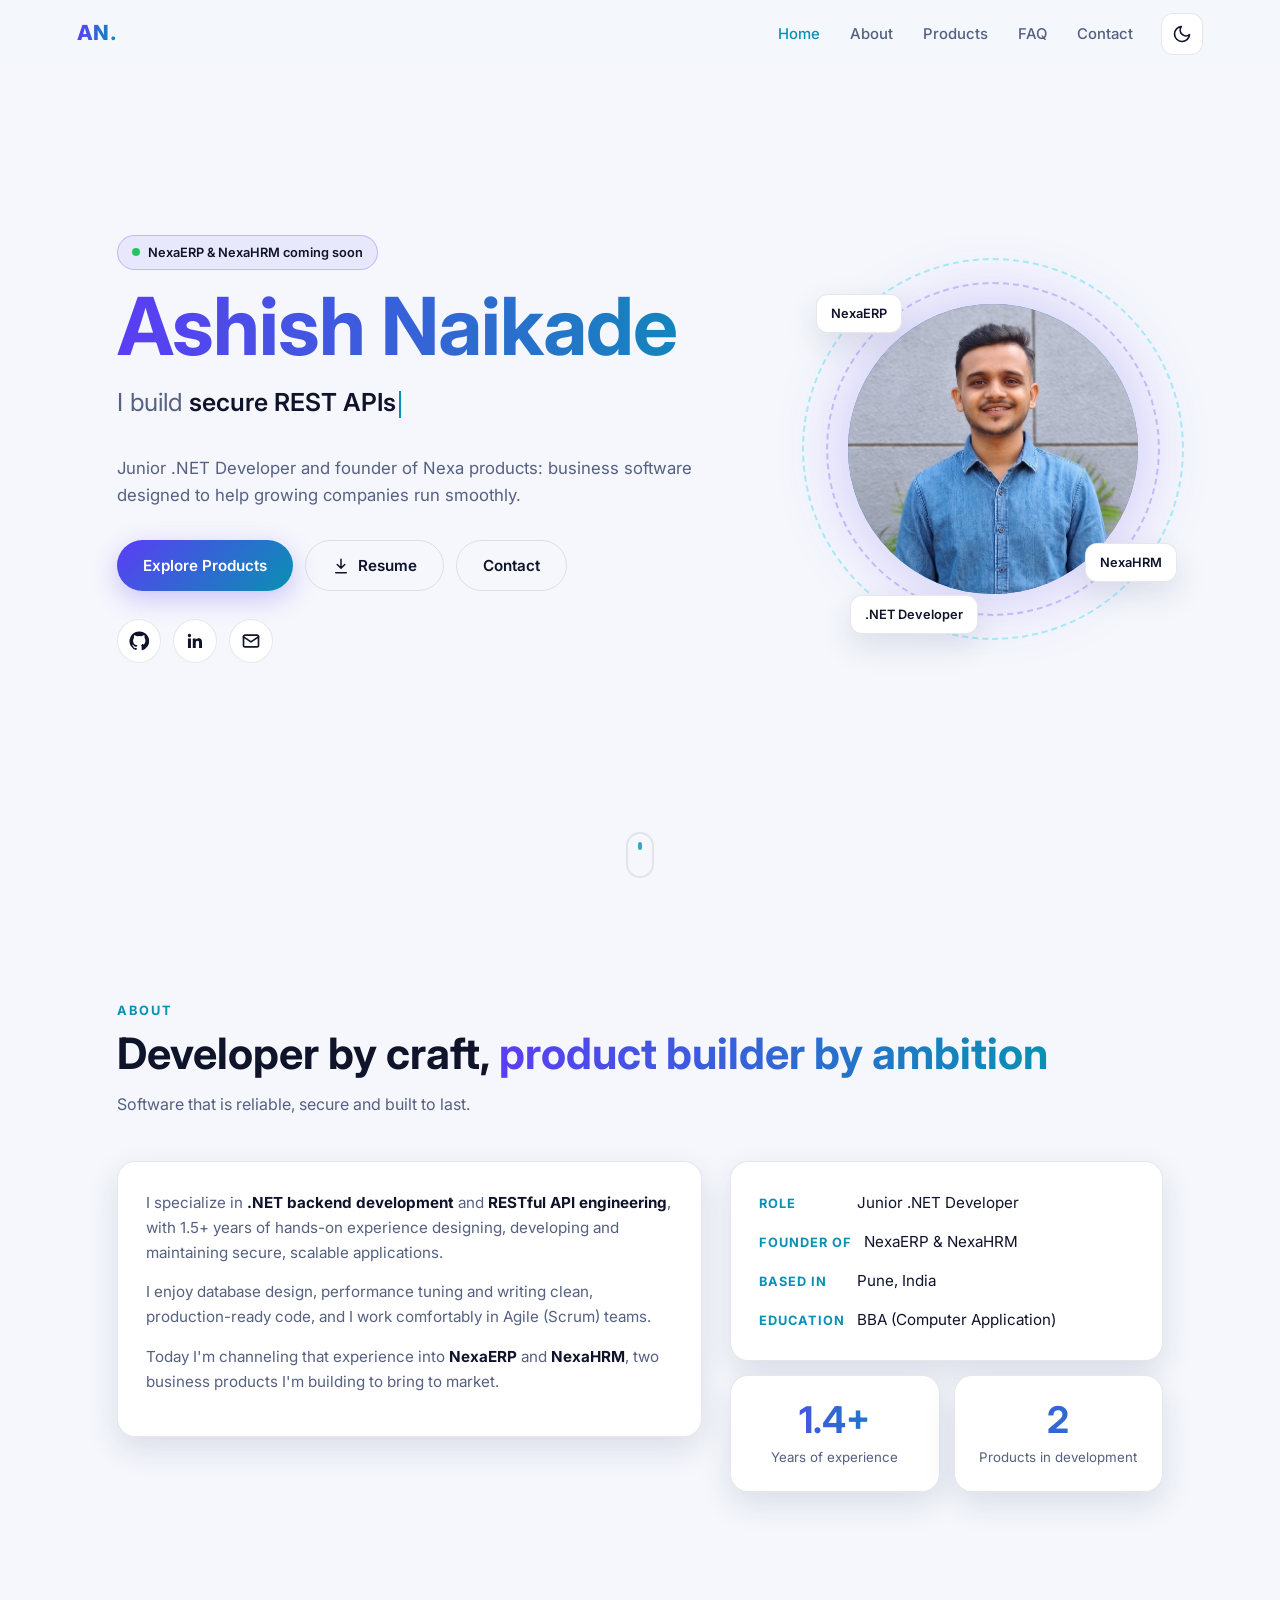
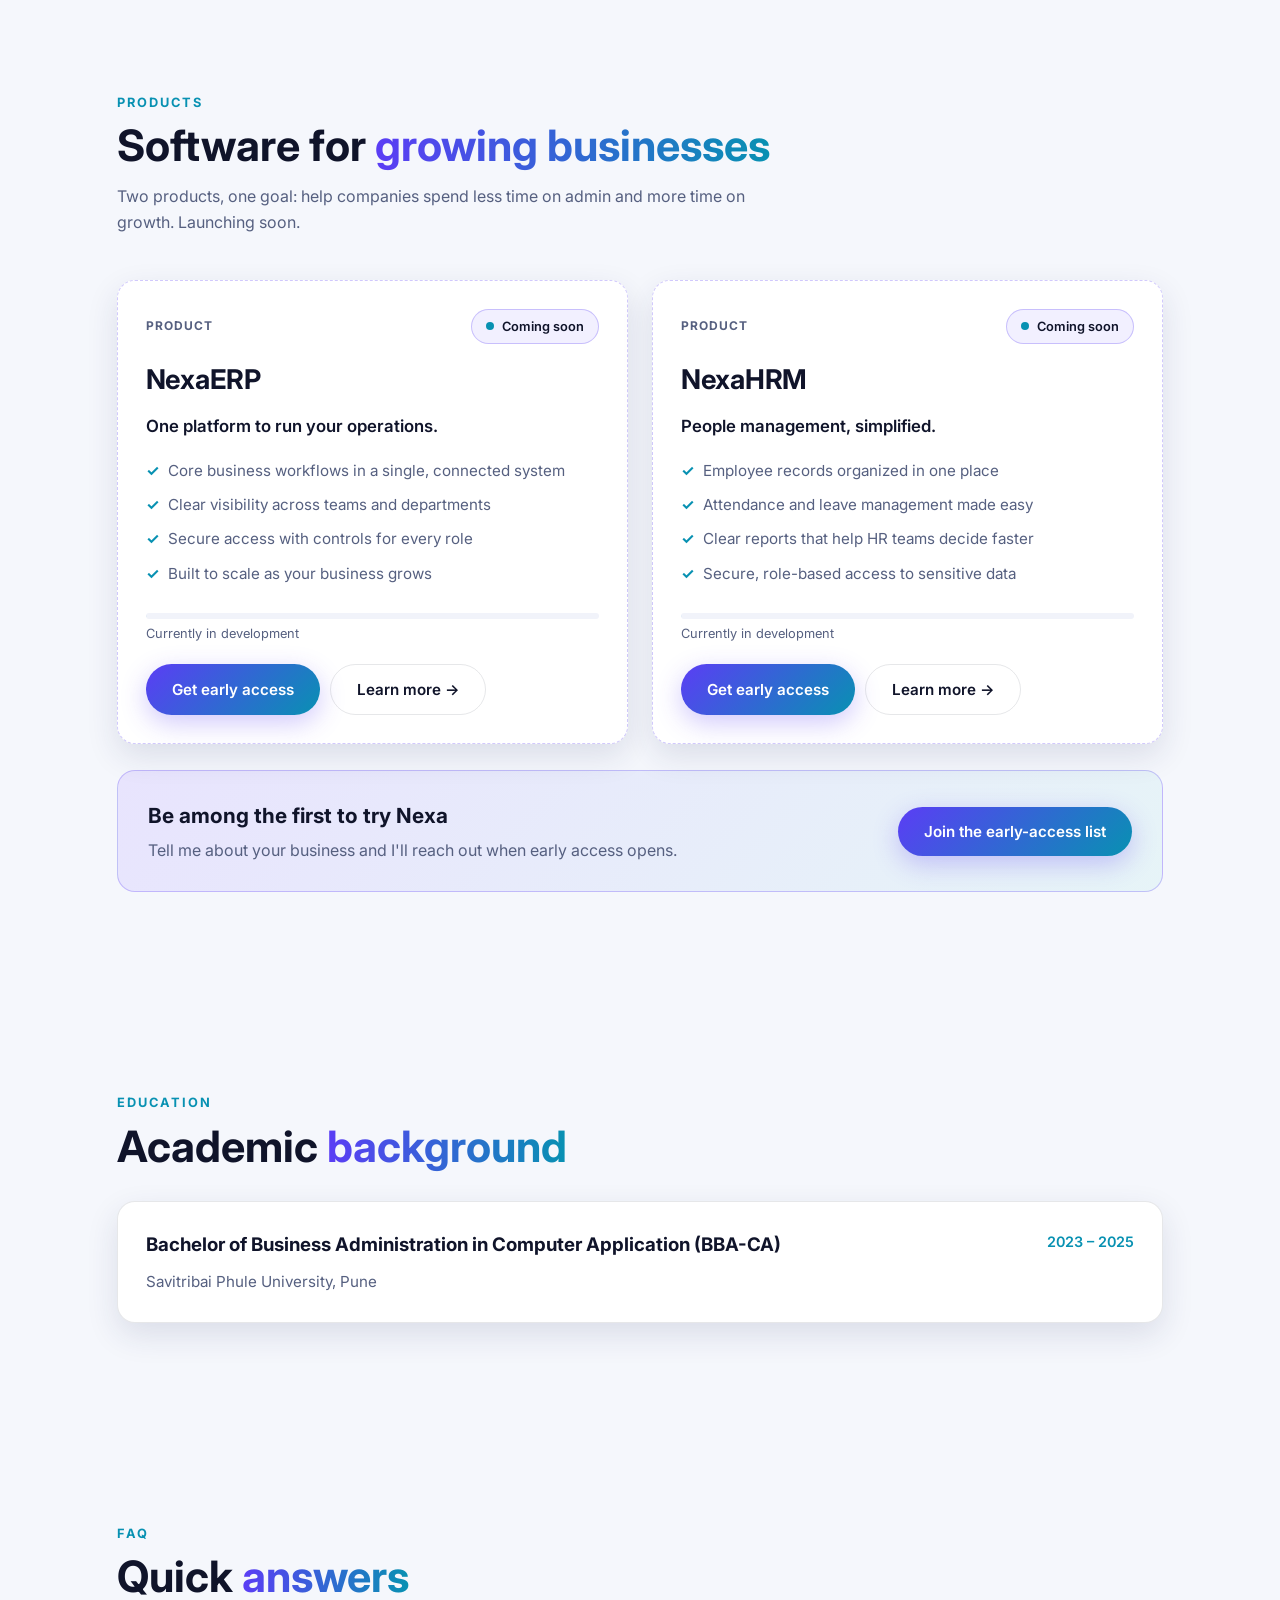
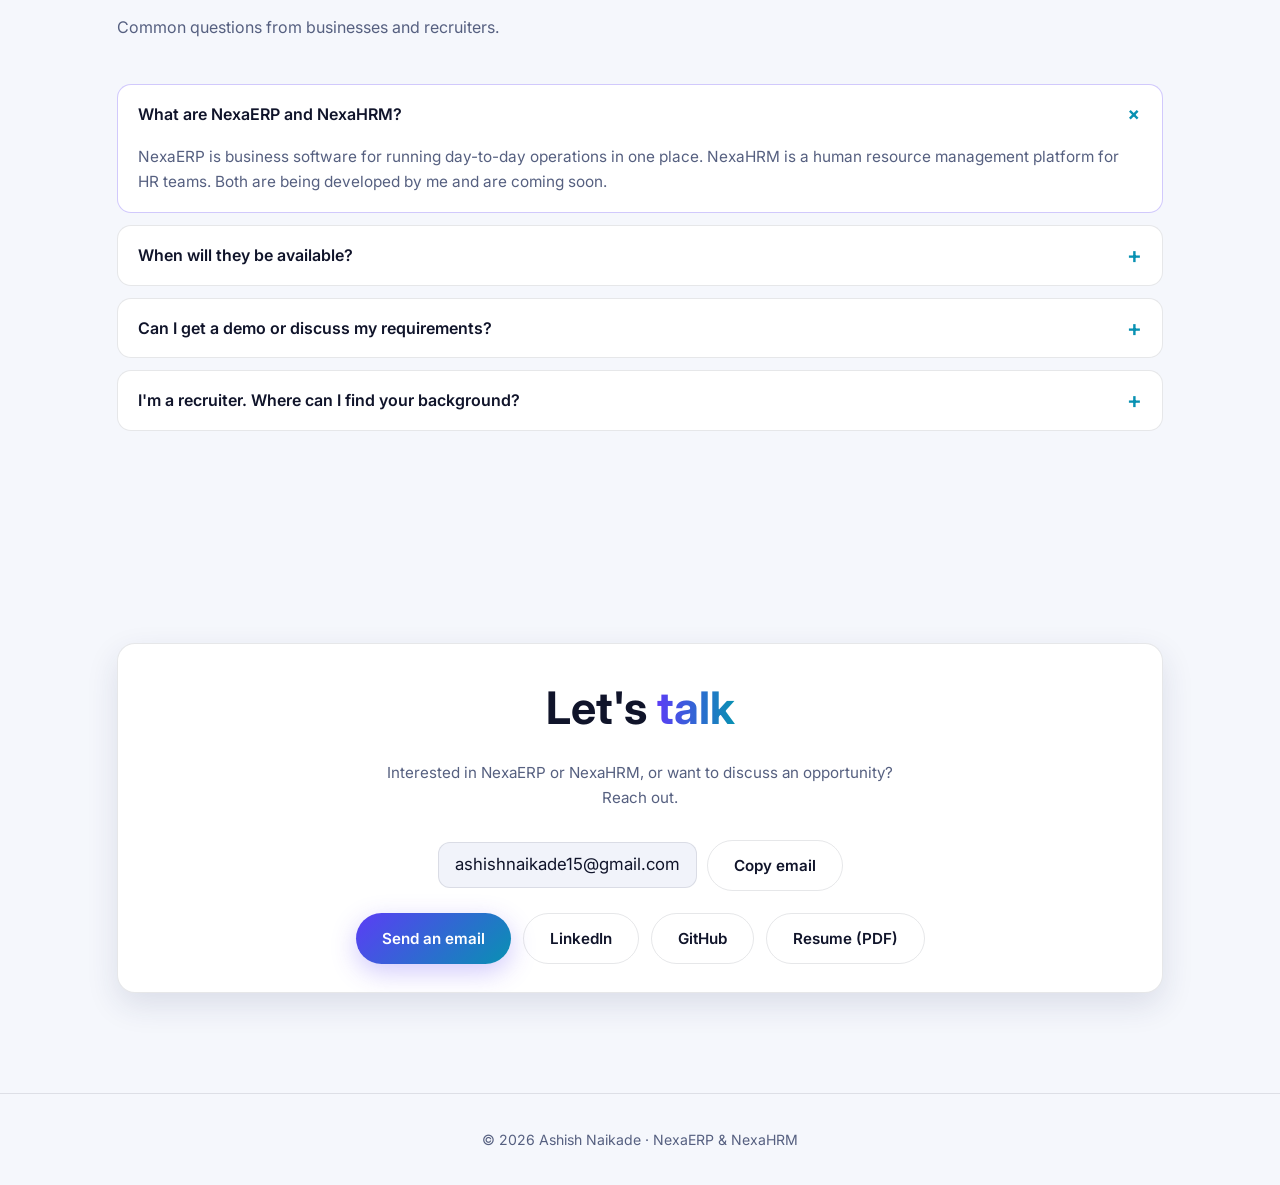
<file: index.html>
<!DOCTYPE html>
<html lang="en" data-theme="dark">
<head>
<meta charset="UTF-8">
<meta name="viewport" content="width=device-width, initial-scale=1">
<title>Ashish Naikade | .NET Developer · NexaERP &amp; NexaHRM</title>
<meta name="description" content="Ashish Naikade, .NET Backend Developer and creator of NexaERP and NexaHRM, business software for growing companies. Coming soon.">
<meta name="theme-color" content="#070914">
<meta property="og:title" content="Ashish Naikade | NexaERP &amp; NexaHRM">
<meta property="og:description" content="NexaERP and NexaHRM: business software for growing companies. Coming soon.">
<meta property="og:type" content="website">
<link rel="icon" href="data:image/svg+xml,%3Csvg xmlns='http://www.w3.org/2000/svg' viewBox='0 0 64 64'%3E%3Cdefs%3E%3ClinearGradient id='g' x1='0' y1='0' x2='1' y2='1'%3E%3Cstop offset='0' stop-color='%237c5cff'/%3E%3Cstop offset='1' stop-color='%2322d3ee'/%3E%3C/linearGradient%3E%3C/defs%3E%3Crect width='64' height='64' rx='14' fill='url(%23g)'/%3E%3Ctext x='32' y='42' font-family='Arial' font-weight='700' font-size='28' text-anchor='middle' fill='white'%3EAN%3C/text%3E%3C/svg%3E">

<!-- Set theme before first paint (no flash) and flag that JS is running -->
<script>
(function () {
  var d = document.documentElement, t = null;
  d.classList.add('js');
  try { t = localStorage.getItem('theme'); } catch (e) {}
  if (!t) t = (window.matchMedia && matchMedia('(prefers-color-scheme: light)').matches) ? 'light' : 'dark';
  d.setAttribute('data-theme', t);
  var m = document.querySelector('meta[name="theme-color"]');
  if (m) m.setAttribute('content', t === 'light' ? '#f5f7fc' : '#070914');
})();
</script>

<!-- SF Pro shows automatically on Apple devices. Inter is a close look-alike fallback for Windows/Android/Linux
     (the browser only downloads it when SF Pro is not available). -->
<link rel="preconnect" href="https://fonts.googleapis.com">
<link rel="preconnect" href="https://fonts.gstatic.com" crossorigin>
<link rel="stylesheet" href="https://fonts.googleapis.com/css2?family=Inter:wght@400;500;600;700;800&display=swap">

<link rel="stylesheet" href="assets/css/variables.css">
<link rel="stylesheet" href="assets/css/base.css">
<link rel="stylesheet" href="assets/css/animations.css">
<link rel="stylesheet" href="assets/css/layout.css">
<link rel="stylesheet" href="assets/css/components.css">
<link rel="stylesheet" href="assets/css/sections.css">
<link rel="stylesheet" href="assets/css/responsive.css">
</head>
<body>
<a class="skip-link" href="#main">Skip to content</a>
<canvas id="bg" aria-hidden="true"></canvas>
<div id="progress" aria-hidden="true"></div>

<nav aria-label="Main">
  <a href="#home" class="logo grad">AN.</a>
  <ul class="nav-links" id="menu">
    <li><a href="#home">Home</a></li>
    <li><a href="#about">About</a></li>
    <li><a href="#products">Products</a></li>
    <li><a href="#faq">FAQ</a></li>
    <li><a href="#contact">Contact</a></li>
  </ul>
  <div class="nav-actions">
    <button class="icon-btn" id="themeToggle" aria-label="Switch to light mode" title="Toggle light / dark mode">
      <svg class="i-sun" viewBox="0 0 24 24" fill="none" stroke="currentColor" stroke-width="2" stroke-linecap="round"><circle cx="12" cy="12" r="4"/><path d="M12 2v2M12 20v2M4.9 4.9l1.4 1.4M17.7 17.7l1.4 1.4M2 12h2M20 12h2M4.9 19.1l1.4-1.4M17.7 6.3l1.4-1.4"/></svg>
      <svg class="i-moon" viewBox="0 0 24 24" fill="none" stroke="currentColor" stroke-width="2" stroke-linecap="round" stroke-linejoin="round"><path d="M21 12.8A9 9 0 1 1 11.2 3a7 7 0 0 0 9.8 9.8z"/></svg>
    </button>
    <button class="icon-btn burger" id="burger" aria-label="Menu" aria-expanded="false" aria-controls="menu">
      <svg viewBox="0 0 24 24" fill="none" stroke="currentColor" stroke-width="2" stroke-linecap="round"><path d="M4 7h16M4 12h16M4 17h16"/></svg>
    </button>
  </div>
</nav>

<main id="main">

<!-- HERO -->
<section id="home">
  <div class="hero-text">
    <span class="badge"><i class="dot"></i> NexaERP &amp; NexaHRM coming soon</span>
    <h1 class="grad">Ashish Naikade</h1>
    <div class="typed" aria-live="off">I build <span id="typed"></span><i class="cursor"></i></div>
    <p class="lead">Junior .NET Developer and founder of Nexa products: business software designed to help growing companies run smoothly.</p>
    <div class="btns">
      <a href="#products" class="btn btn-primary">Explore Products</a>
      <a href="assets/resume/Ashish_Naikade_Resume.pdf" class="btn" download>
        <svg viewBox="0 0 24 24" fill="none" stroke="currentColor" stroke-width="2" stroke-linecap="round" stroke-linejoin="round"><path d="M12 3v12M7 10l5 5 5-5M5 21h14"/></svg>
        Resume
      </a>
      <a href="#contact" class="btn">Contact</a>
    </div>
    <div class="socials">
      <a href="https://github.com/ashish-nexahub" target="_blank" rel="noopener" aria-label="GitHub" title="GitHub">
        <svg viewBox="0 0 24 24" fill="currentColor"><path d="M12 .5a11.5 11.5 0 0 0-3.6 22.4c.6.1.8-.3.8-.6v-2c-3.2.7-3.9-1.5-3.9-1.5-.5-1.3-1.3-1.7-1.3-1.7-1-.7.1-.7.1-.7 1.2.1 1.8 1.2 1.8 1.2 1 1.8 2.8 1.3 3.5 1 .1-.8.4-1.3.8-1.6-2.6-.3-5.3-1.3-5.3-5.7 0-1.3.5-2.3 1.2-3.1-.1-.3-.5-1.5.1-3.1 0 0 1-.3 3.2 1.2a11 11 0 0 1 5.8 0c2.2-1.5 3.2-1.2 3.2-1.2.6 1.6.2 2.8.1 3.1.8.8 1.2 1.8 1.2 3.1 0 4.4-2.7 5.4-5.3 5.7.4.4.8 1.1.8 2.2v3.2c0 .3.2.7.8.6A11.5 11.5 0 0 0 12 .5z"/></svg>
      </a>
      <a href="https://www.linkedin.com/in/ashish-naikade-3b1a92233/" target="_blank" rel="noopener" aria-label="LinkedIn" title="LinkedIn">
        <svg viewBox="0 0 24 24" fill="currentColor"><path d="M20.45 20.45h-3.56v-5.57c0-1.33-.03-3.04-1.85-3.04-1.86 0-2.14 1.45-2.14 2.94v5.67H9.35V9h3.41v1.56h.05c.48-.9 1.64-1.85 3.37-1.85 3.6 0 4.27 2.37 4.27 5.46v6.28zM5.34 7.43a2.06 2.06 0 1 1 0-4.12 2.06 2.06 0 0 1 0 4.12zM7.12 20.45H3.56V9h3.56v11.45z"/></svg>
      </a>
      <a href="mailto:ashishnaikade15@gmail.com" aria-label="Email" title="Email">
        <svg viewBox="0 0 24 24" fill="none" stroke="currentColor" stroke-width="2" stroke-linecap="round" stroke-linejoin="round"><rect x="3" y="5" width="18" height="14" rx="2"/><path d="m3 7 9 6 9-6"/></svg>
      </a>
    </div>
  </div>
  <div class="avatar-wrap">
    <!-- Photo is a CSS background (assets/images/ashish.jpg), not an <img>, with a transparent shield on top.
         If the file is missing, the initials show instead. -->
    <div class="avatar" id="avatar">
      <span class="initials">AN</span>
      <div class="photo" role="img" aria-label="Portrait of Ashish Naikade"></div>
      <div class="shield"></div>
    </div>
    <span class="chip-float c1">NexaERP</span>
    <span class="chip-float c2">NexaHRM</span>
    <span class="chip-float c3">.NET Developer</span>
  </div>
  <div class="scroll-cue" aria-hidden="true"></div>
</section>

<!-- ABOUT -->
<section id="about">
  <div class="eyebrow reveal">About</div>
  <h2 class="title reveal">Developer by craft, <span class="grad">product builder by ambition</span></h2>
  <p class="sub reveal">Software that is reliable, secure and built to last.</p>
  <div class="about-grid">
    <div class="card reveal">
      <p>I specialize in <b>.NET backend development</b> and <b>RESTful API engineering</b>, with 1.5+ years of hands-on experience designing, developing and maintaining secure, scalable applications.</p>
      <p>I enjoy database design, performance tuning and writing clean, production-ready code, and I work comfortably in Agile (Scrum) teams.</p>
      <p>Today I'm channeling that experience into <b>NexaERP</b> and <b>NexaHRM</b>, two business products I'm building to bring to market.</p>
    </div>
    <div class="reveal" style="--d:.1s">
      <ul class="facts card" style="margin-bottom:14px">
        <li><span>Role</span> Junior .NET Developer</li>
        <li><span>Founder of</span> NexaERP &amp; NexaHRM</li>
        <li><span>Based in</span> Pune, India</li>
        <li><span>Education</span> BBA (Computer Application)</li>
      </ul>
      <div class="stats">
        <div class="card stat"><b class="grad" data-count="1.5" data-suffix="+">0</b><small>Years of experience</small></div>
        <div class="card stat"><b class="grad" data-count="2" data-suffix="">0</b><small>Products in development</small></div>
      </div>
    </div>
  </div>
</section>

<!-- PRODUCTS -->
<section id="products">
  <div class="eyebrow reveal">Products</div>
  <h2 class="title reveal">Software for <span class="grad">growing businesses</span></h2>
  <p class="sub reveal">Two products, one goal: help companies spend less time on admin and more time on growth. Launching soon.</p>

  <div class="proj-grid">
    <article class="card hover proj-card soon reveal">
      <div class="top"><span class="kind">Product</span><span class="badge dev"><i class="dot"></i> Coming soon</span></div>
      <h3><a href="nexaerp.html">NexaERP</a></h3>
      <p class="tagline">One platform to run your operations.</p>
      <ul>
        <li>Core business workflows in a single, connected system</li>
        <li>Clear visibility across teams and departments</li>
        <li>Secure access with controls for every role</li>
        <li>Built to scale as your business grows</li>
      </ul>
      <div class="progress-line" aria-hidden="true"></div>
      <div class="small-note">Currently in development</div>
      <div class="actions">
        <a class="btn btn-primary" href="mailto:ashishnaikade15@gmail.com?subject=NexaERP%20early%20access&body=Hi%20Ashish%2C%0A%0AI%27m%20interested%20in%20NexaERP.%20Company%3A%20%0AEmployees%3A%20%0A">Get early access</a>
        <a class="btn" href="nexaerp.html">Learn more &rarr;</a>
      </div>
    </article>

    <article class="card hover proj-card soon reveal" style="--d:.1s">
      <div class="top"><span class="kind">Product</span><span class="badge dev"><i class="dot"></i> Coming soon</span></div>
      <h3><a href="nexahrm.html">NexaHRM</a></h3>
      <p class="tagline">People management, simplified.</p>
      <ul>
        <li>Employee records organized in one place</li>
        <li>Attendance and leave management made easy</li>
        <li>Clear reports that help HR teams decide faster</li>
        <li>Secure, role-based access to sensitive data</li>
      </ul>
      <div class="progress-line" aria-hidden="true"></div>
      <div class="small-note">Currently in development</div>
      <div class="actions">
        <a class="btn btn-primary" href="mailto:ashishnaikade15@gmail.com?subject=NexaHRM%20early%20access&body=Hi%20Ashish%2C%0A%0AI%27m%20interested%20in%20NexaHRM.%20Company%3A%20%0AEmployees%3A%20%0A">Get early access</a>
        <a class="btn" href="nexahrm.html">Learn more &rarr;</a>
      </div>
    </article>
  </div>

  <div class="cta-band reveal">
    <div>
      <h3>Be among the first to try Nexa</h3>
      <p>Tell me about your business and I'll reach out when early access opens.</p>
    </div>
    <a class="btn btn-primary" href="mailto:ashishnaikade15@gmail.com?subject=Nexa%20early%20access">Join the early-access list</a>
  </div>
</section>

<!-- EDUCATION -->
<section id="education">
  <div class="eyebrow reveal">Education</div>
  <h2 class="title reveal">Academic <span class="grad">background</span></h2>
  <div class="card edu-card reveal" style="margin-top:30px">
    <div><h3>Bachelor of Business Administration in Computer Application (BBA-CA)</h3><p>Savitribai Phule University, Pune</p></div>
    <span class="date">2023 – 2025</span>
  </div>
</section>

<!-- FAQ -->
<section id="faq">
  <div class="eyebrow reveal">FAQ</div>
  <h2 class="title reveal">Quick <span class="grad">answers</span></h2>
  <p class="sub reveal">Common questions from businesses and recruiters.</p>
  <div class="reveal">
    <details class="acc" open><summary>What are NexaERP and NexaHRM?</summary><div class="acc-body">NexaERP is business software for running day-to-day operations in one place. NexaHRM is a human resource management platform for HR teams. Both are being developed by me and are coming soon.</div></details>
    <details class="acc"><summary>When will they be available?</summary><div class="acc-body">They are currently in development. Use the "Get early access" button above and I'll contact you when early access opens.</div></details>
    <details class="acc"><summary>Can I get a demo or discuss my requirements?</summary><div class="acc-body">Yes. Email me at <a href="mailto:ashishnaikade15@gmail.com" style="color:var(--a2)">ashishnaikade15@gmail.com</a> with a few details about your business and what you need.</div></details>
    <details class="acc"><summary>I'm a recruiter. Where can I find your background?</summary><div class="acc-body">My full experience and skills are in my resume. Use the Resume button at the top of this page. You can also reach me on <a href="https://www.linkedin.com/in/ashish-naikade-3b1a92233/" target="_blank" rel="noopener" style="color:var(--a2)">LinkedIn</a>.</div></details>
  </div>
</section>

<!-- CONTACT -->
<section id="contact">
  <div class="card contact-box reveal">
    <h2>Let's <span class="grad">talk</span></h2>
    <p>Interested in NexaERP or NexaHRM, or want to discuss an opportunity? Reach out.</p>
    <div class="email-row">
      <code>ashishnaikade15@gmail.com</code>
      <button class="btn" data-copy="ashishnaikade15@gmail.com">Copy email</button>
    </div>
    <div class="btns">
      <a class="btn btn-primary" href="mailto:ashishnaikade15@gmail.com">Send an email</a>
      <a class="btn" href="https://www.linkedin.com/in/ashish-naikade-3b1a92233/" target="_blank" rel="noopener">LinkedIn</a>
      <a class="btn" href="https://github.com/ashish-nexahub" target="_blank" rel="noopener">GitHub</a>
      <a class="btn" href="assets/resume/Ashish_Naikade_Resume.pdf" download>Resume (PDF)</a>
    </div>
  </div>
</section>

</main>

<footer>© <span id="yr"></span> Ashish Naikade · NexaERP &amp; NexaHRM</footer>

<button id="toTop" aria-label="Back to top">
  <svg viewBox="0 0 24 24" fill="none" stroke="currentColor" stroke-width="2.5" stroke-linecap="round" stroke-linejoin="round"><path d="M12 19V5M5 12l7-7 7 7"/></svg>
</button>

<script src="assets/js/theme.js"></script>
<script src="assets/js/nav.js"></script>
<script src="assets/js/typing.js"></script>
<script src="assets/js/reveal.js"></script>
<script src="assets/js/particles.js"></script>
<script src="assets/js/copy.js"></script>
<script src="assets/js/protect.js"></script>
<script src="assets/js/main.js"></script>
</body>
</html>
</file>
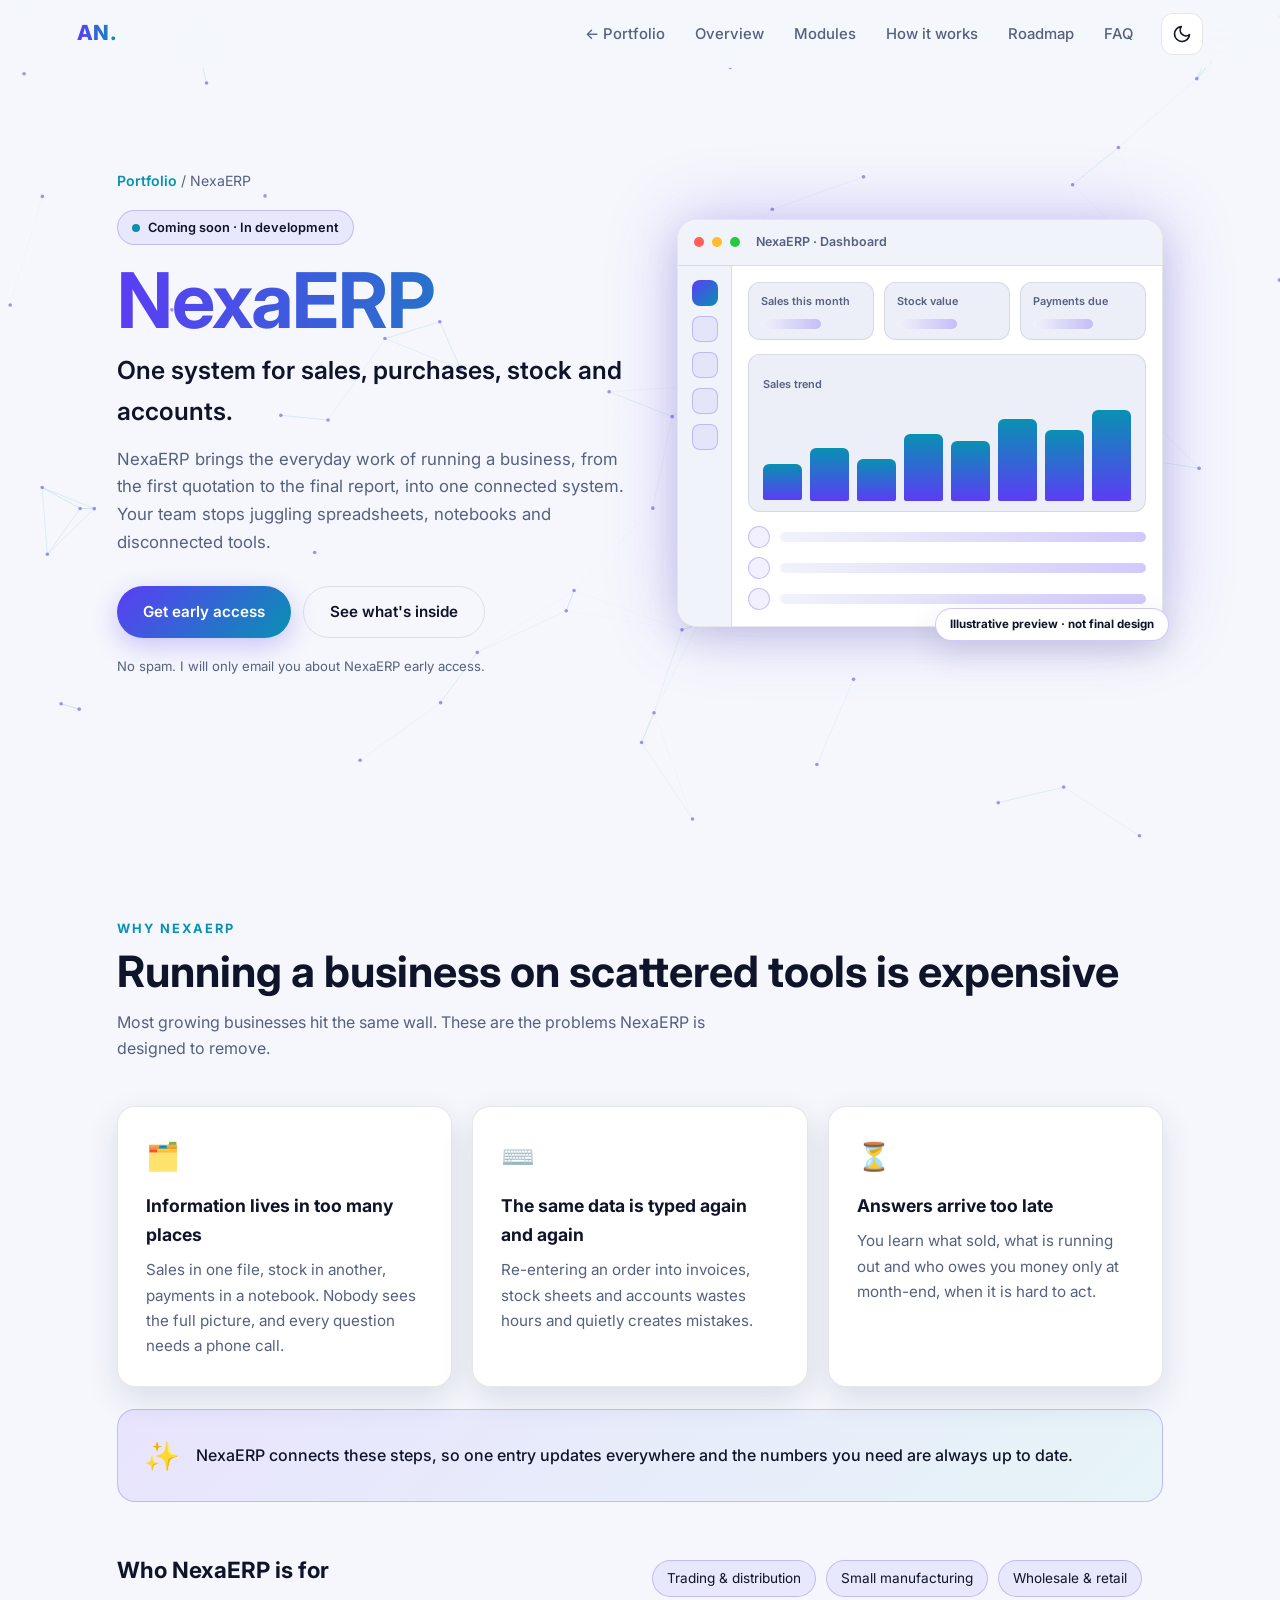
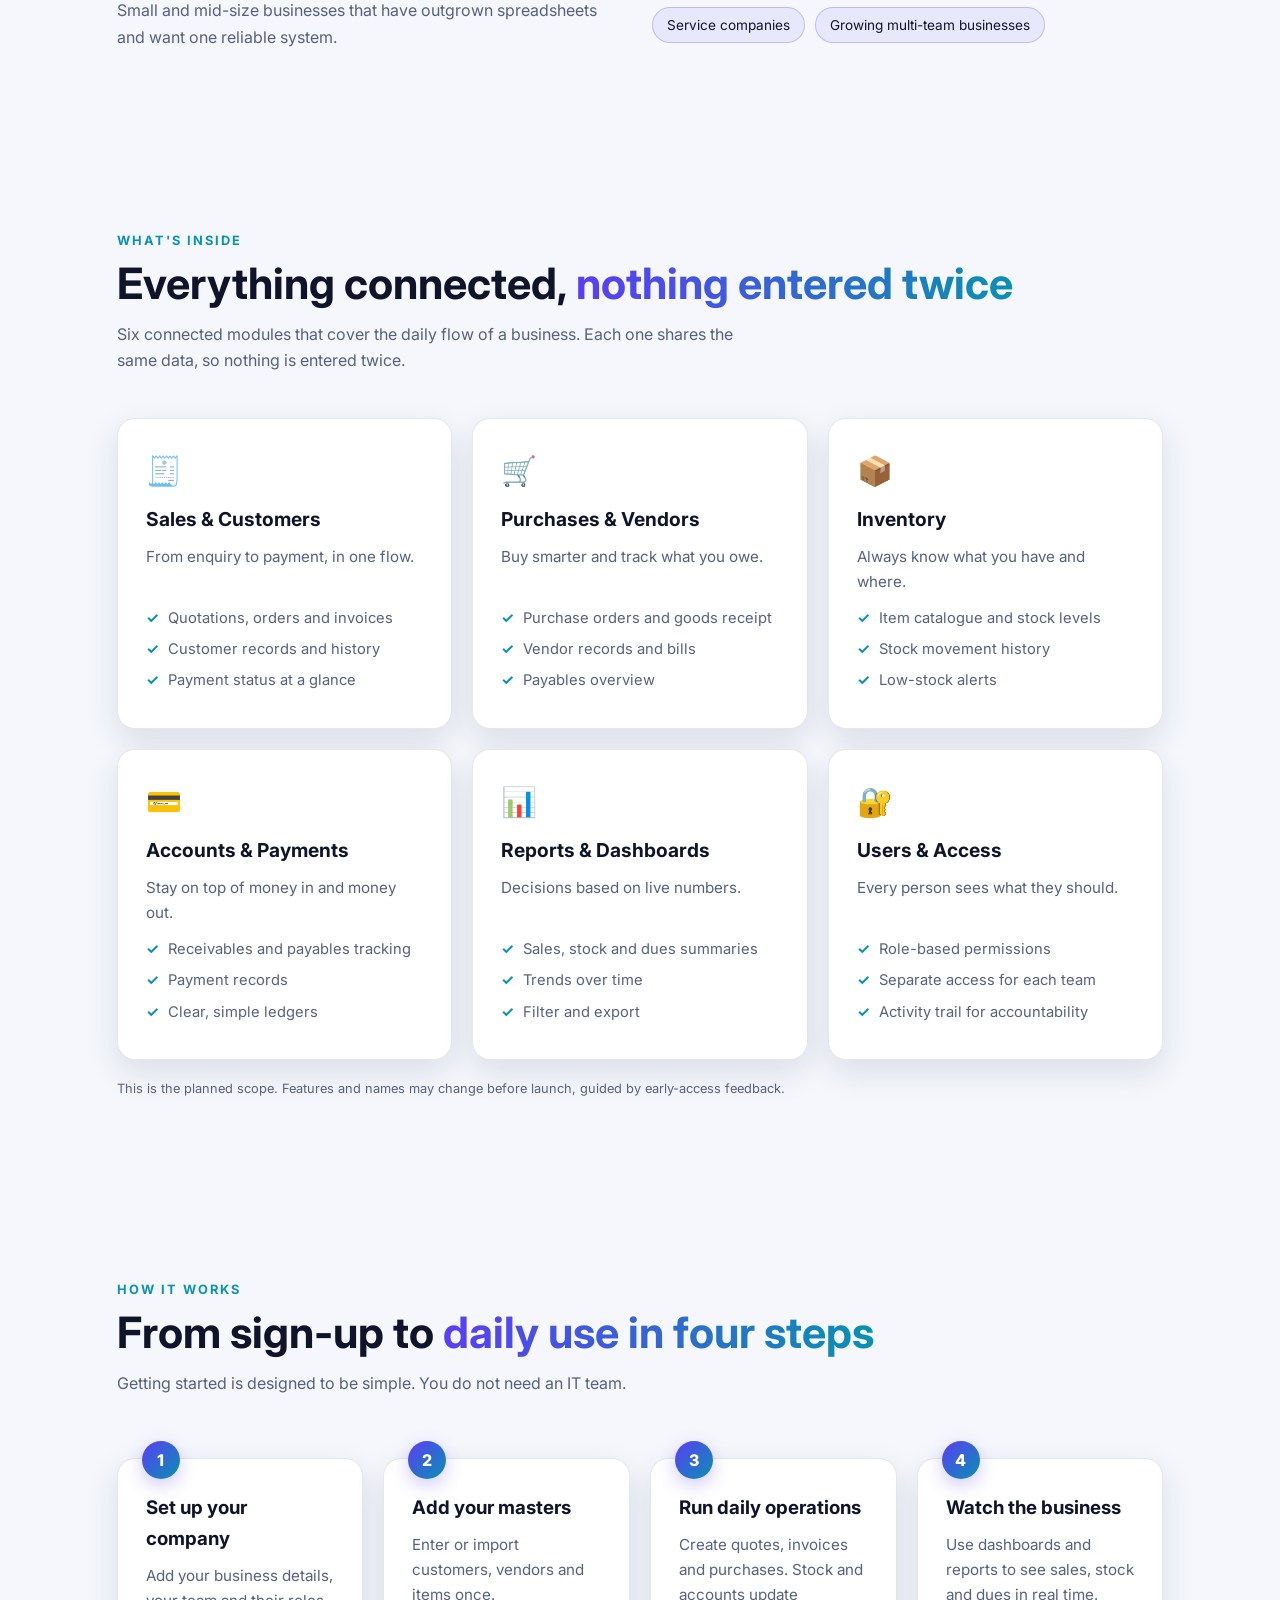
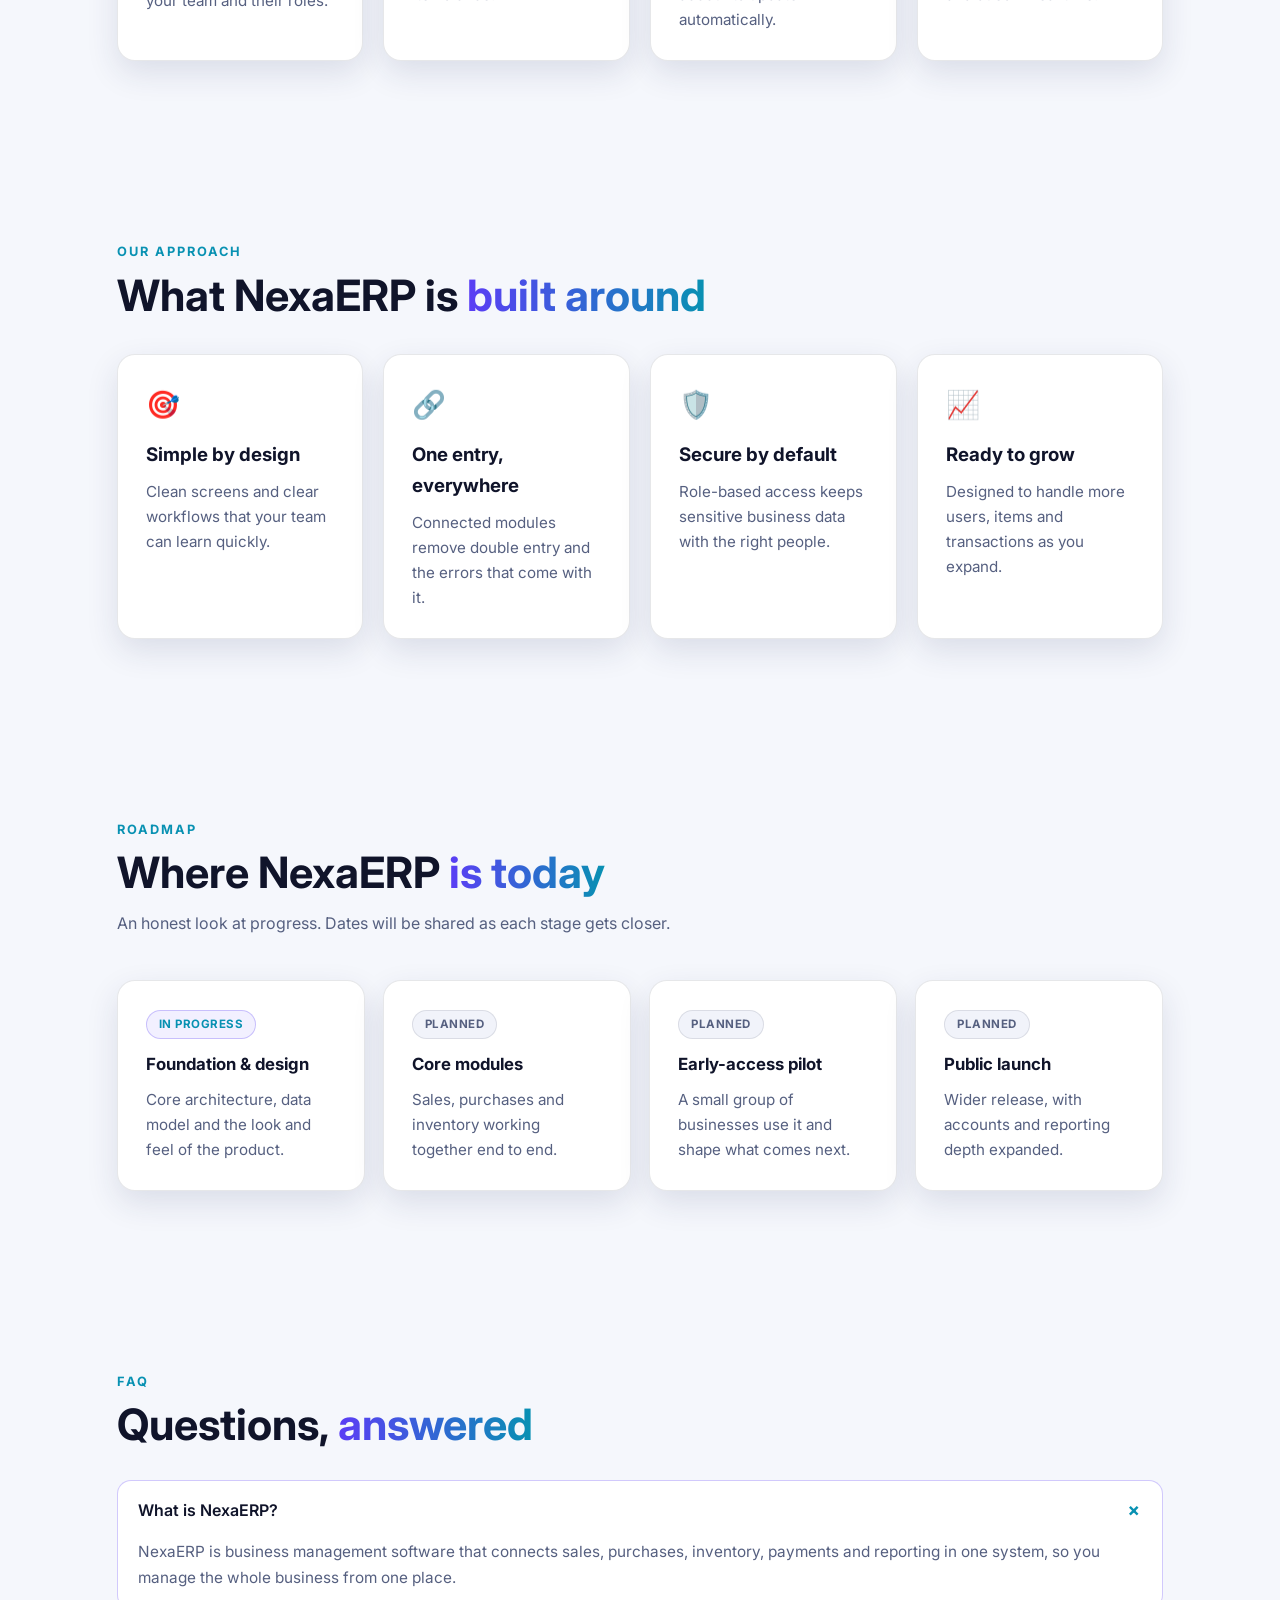
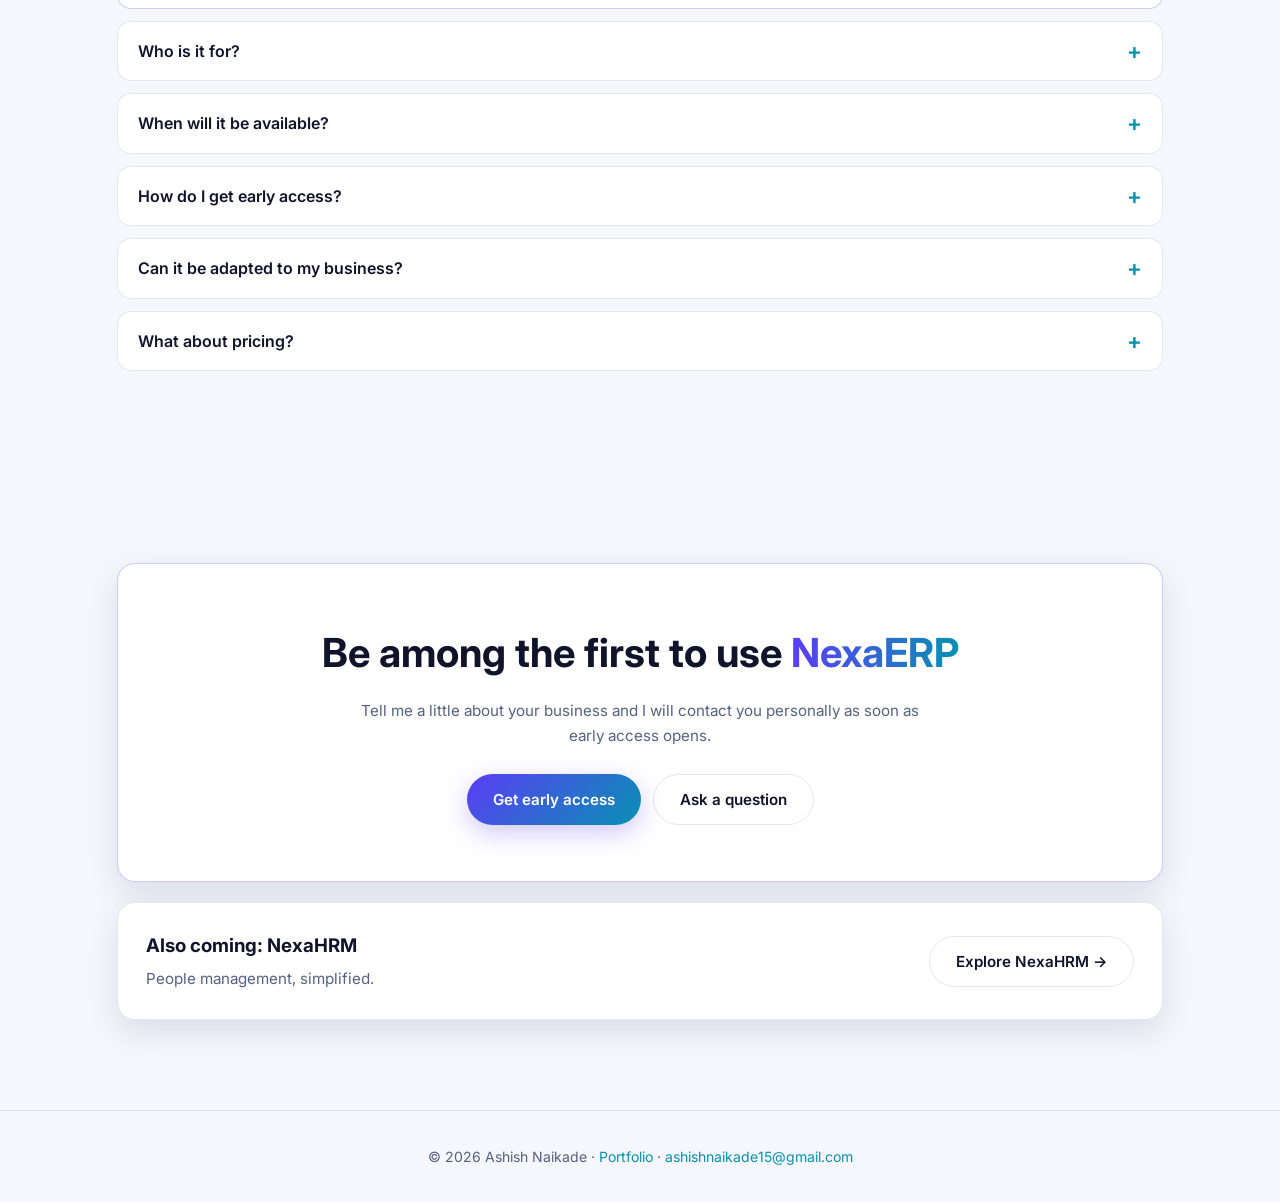
<file: nexaerp.html>
<!DOCTYPE html>
<html lang="en" data-theme="dark">
<head>
<meta charset="UTF-8">
<meta name="viewport" content="width=device-width, initial-scale=1">
<title>NexaERP | Business software for sales, purchases, stock and accounts</title>
<meta name="description" content="NexaERP brings sales, purchases, inventory, payments and reports into one connected system for growing businesses. Coming soon.">
<meta name="theme-color" content="#070914">
<meta property="og:title" content="NexaERP | Business software for sales, purchases, stock and accounts">
<meta property="og:description" content="NexaERP brings sales, purchases, inventory, payments and reports into one connected system for growing businesses. Coming soon.">
<meta property="og:type" content="website">
<link rel="icon" href="data:image/svg+xml,%3Csvg xmlns='http://www.w3.org/2000/svg' viewBox='0 0 64 64'%3E%3Cdefs%3E%3ClinearGradient id='g' x1='0' y1='0' x2='1' y2='1'%3E%3Cstop offset='0' stop-color='%237c5cff'/%3E%3Cstop offset='1' stop-color='%2322d3ee'/%3E%3C/linearGradient%3E%3C/defs%3E%3Crect width='64' height='64' rx='14' fill='url(%23g)'/%3E%3Ctext x='32' y='42' font-family='Arial' font-weight='700' font-size='28' text-anchor='middle' fill='white'%3EAN%3C/text%3E%3C/svg%3E">

<script>
(function () {
  var d = document.documentElement, t = null;
  d.classList.add('js');
  try { t = localStorage.getItem('theme'); } catch (e) {}
  if (!t) t = (window.matchMedia && matchMedia('(prefers-color-scheme: light)').matches) ? 'light' : 'dark';
  d.setAttribute('data-theme', t);
  var m = document.querySelector('meta[name="theme-color"]');
  if (m) m.setAttribute('content', t === 'light' ? '#f5f7fc' : '#070914');
})();
</script>

<link rel="preconnect" href="https://fonts.googleapis.com">
<link rel="preconnect" href="https://fonts.gstatic.com" crossorigin>
<link rel="stylesheet" href="https://fonts.googleapis.com/css2?family=Inter:wght@400;500;600;700;800&display=swap">

<link rel="stylesheet" href="assets/css/variables.css">
<link rel="stylesheet" href="assets/css/base.css">
<link rel="stylesheet" href="assets/css/animations.css">
<link rel="stylesheet" href="assets/css/layout.css">
<link rel="stylesheet" href="assets/css/components.css">
<link rel="stylesheet" href="assets/css/sections.css">
<link rel="stylesheet" href="assets/css/product.css">
<link rel="stylesheet" href="assets/css/responsive.css">
</head>
<body>
<a class="skip-link" href="#main">Skip to content</a>
<canvas id="bg" aria-hidden="true"></canvas>
<div id="progress" aria-hidden="true"></div>

<nav aria-label="Main">
  <a href="index.html" class="logo grad">AN.</a>
  <ul class="nav-links" id="menu">
    <li><a href="index.html">&larr; Portfolio</a></li>
    <li><a href="#overview">Overview</a></li>
    <li><a href="#modules">Modules</a></li>
    
    <li><a href="#how">How it works</a></li>
    <li><a href="#roadmap">Roadmap</a></li>
    <li><a href="#faq">FAQ</a></li>
  </ul>
  <div class="nav-actions">
    <button class="icon-btn" id="themeToggle" aria-label="Switch to light mode" title="Toggle light / dark mode">
      <svg class="i-sun" viewBox="0 0 24 24" fill="none" stroke="currentColor" stroke-width="2" stroke-linecap="round"><circle cx="12" cy="12" r="4"/><path d="M12 2v2M12 20v2M4.9 4.9l1.4 1.4M17.7 17.7l1.4 1.4M2 12h2M20 12h2M4.9 19.1l1.4-1.4M17.7 6.3l1.4-1.4"/></svg>
      <svg class="i-moon" viewBox="0 0 24 24" fill="none" stroke="currentColor" stroke-width="2" stroke-linecap="round" stroke-linejoin="round"><path d="M21 12.8A9 9 0 1 1 11.2 3a7 7 0 0 0 9.8 9.8z"/></svg>
    </button>
    <button class="icon-btn burger" id="burger" aria-label="Menu" aria-expanded="false" aria-controls="menu">
      <svg viewBox="0 0 24 24" fill="none" stroke="currentColor" stroke-width="2" stroke-linecap="round"><path d="M4 7h16M4 12h16M4 17h16"/></svg>
    </button>
  </div>
</nav>

<main id="main">

<!-- HERO -->
<section id="top" class="p-hero">
  <div>
    <div class="crumb"><a href="index.html">Portfolio</a> / NexaERP</div>
    <span class="badge dev"><i class="dot"></i> Coming soon · In development</span>
    <h1 class="grad">NexaERP</h1>
    <p class="p-tagline">One system for sales, purchases, stock and accounts.</p>
    <p class="lead">NexaERP brings the everyday work of running a business, from the first quotation to the final report, into one connected system. Your team stops juggling spreadsheets, notebooks and disconnected tools.</p>
    <div class="btns">
      <a class="btn btn-primary" href="mailto:ashishnaikade15@gmail.com?subject=NexaERP%20early%20access&body=Hi%20Ashish,%0A%0AI%27m%20interested%20in%20NexaERP.%0A%0ACompany%20name:%0AIndustry:%0ANumber%20of%20employees:%0AWhat%20I%20need%20most:%0A">Get early access</a>
      <a class="btn" href="#modules">See what's inside</a>
    </div>
    <p class="p-note">No spam. I will only email you about NexaERP early access.</p>
  </div>
  <div class="mock-wrap" aria-hidden="true">
    <div class="mock">
      <div class="mock-bar"><i></i><i></i><i></i><span>NexaERP · Dashboard</span></div>
      <div class="mock-body">
        <div class="mock-side"><b></b><b></b><b></b><b></b><b></b></div>
        <div class="mock-main">
          <div class="mock-tiles"><div class="mock-tile"><small>Sales this month</small><span class="skel w60"></span></div><div class="mock-tile"><small>Stock value</small><span class="skel w60"></span></div><div class="mock-tile"><small>Payments due</small><span class="skel w60"></span></div></div>
          <div class="mock-chart"><small>Sales trend</small><div class="bars"><span style="--i:0;height:38%"></span><span style="--i:1;height:55%"></span><span style="--i:2;height:44%"></span><span style="--i:3;height:70%"></span><span style="--i:4;height:62%"></span><span style="--i:5;height:85%"></span><span style="--i:6;height:74%"></span><span style="--i:7;height:95%"></span></div></div>
          <div class="mock-rows"><div class="mock-row"><i></i><span class="skel w80"></span></div><div class="mock-row"><i></i><span class="skel w60"></span></div><div class="mock-row"><i></i><span class="skel w80"></span></div></div>
        </div>
      </div>
    </div>
    <span class="mock-tag">Illustrative preview · not final design</span>
  </div>
</section>

<!-- PROBLEM -->
<section id="overview" class="p-sec">
  <div class="eyebrow reveal">Why NexaERP</div>
  <h2 class="title reveal">Running a business on scattered tools is expensive</h2>
  <p class="sub reveal">Most growing businesses hit the same wall. These are the problems NexaERP is designed to remove.</p>
  <div class="pain-grid"><div class="card hover reveal" style="--d:0.00s"><span class="ico">🗂️</span><h3>Information lives in too many places</h3><p>Sales in one file, stock in another, payments in a notebook. Nobody sees the full picture, and every question needs a phone call.</p></div><div class="card hover reveal" style="--d:0.08s"><span class="ico">⌨️</span><h3>The same data is typed again and again</h3><p>Re-entering an order into invoices, stock sheets and accounts wastes hours and quietly creates mistakes.</p></div><div class="card hover reveal" style="--d:0.16s"><span class="ico">⏳</span><h3>Answers arrive too late</h3><p>You learn what sold, what is running out and who owes you money only at month-end, when it is hard to act.</p></div></div>
  <div class="solve reveal"><span class="ico">✨</span><p>NexaERP connects these steps, so one entry updates everywhere and the numbers you need are always up to date.</p></div>

  <div class="two-col" style="margin-top:50px">
    <div class="reveal">
      <h3 style="font-size:1.4rem;margin-bottom:8px">Who NexaERP is for</h3>
      <p style="color:var(--muted)">Small and mid-size businesses that have outgrown spreadsheets and want one reliable system.</p>
    </div>
    <div class="audience reveal" style="--d:.1s"><span class="chip">Trading &amp; distribution</span><span class="chip">Small manufacturing</span><span class="chip">Wholesale &amp; retail</span><span class="chip">Service companies</span><span class="chip">Growing multi-team businesses</span></div>
  </div>
</section>

<!-- MODULES -->
<section id="modules" class="p-sec">
  <div class="eyebrow reveal">What's inside</div>
  <h2 class="title reveal">Everything connected, <span class="grad">nothing entered twice</span></h2>
  <p class="sub reveal">Six connected modules that cover the daily flow of a business. Each one shares the same data, so nothing is entered twice.</p>
  <div class="module-grid"><div class="card hover module reveal" style="--d:0.00s"><span class="ico">🧾</span><h3>Sales &amp; Customers</h3><p>From enquiry to payment, in one flow.</p><ul><li>Quotations, orders and invoices</li><li>Customer records and history</li><li>Payment status at a glance</li></ul></div><div class="card hover module reveal" style="--d:0.08s"><span class="ico">🛒</span><h3>Purchases &amp; Vendors</h3><p>Buy smarter and track what you owe.</p><ul><li>Purchase orders and goods receipt</li><li>Vendor records and bills</li><li>Payables overview</li></ul></div><div class="card hover module reveal" style="--d:0.16s"><span class="ico">📦</span><h3>Inventory</h3><p>Always know what you have and where.</p><ul><li>Item catalogue and stock levels</li><li>Stock movement history</li><li>Low-stock alerts</li></ul></div><div class="card hover module reveal" style="--d:0.00s"><span class="ico">💳</span><h3>Accounts &amp; Payments</h3><p>Stay on top of money in and money out.</p><ul><li>Receivables and payables tracking</li><li>Payment records</li><li>Clear, simple ledgers</li></ul></div><div class="card hover module reveal" style="--d:0.08s"><span class="ico">📊</span><h3>Reports &amp; Dashboards</h3><p>Decisions based on live numbers.</p><ul><li>Sales, stock and dues summaries</li><li>Trends over time</li><li>Filter and export</li></ul></div><div class="card hover module reveal" style="--d:0.16s"><span class="ico">🔐</span><h3>Users &amp; Access</h3><p>Every person sees what they should.</p><ul><li>Role-based permissions</li><li>Separate access for each team</li><li>Activity trail for accountability</li></ul></div></div>
  <p class="small-note reveal" style="margin-top:18px">This is the planned scope. Features and names may change before launch, guided by early-access feedback.</p>
</section>

<!-- HOW IT WORKS -->
<section id="how" class="p-sec">
  <div class="eyebrow reveal">How it works</div>
  <h2 class="title reveal">From sign-up to <span class="grad">daily use in four steps</span></h2>
  <p class="sub reveal">Getting started is designed to be simple. You do not need an IT team.</p>
  <div class="steps-wrap"><div class="steps"><div class="card step reveal" style="--d:0.00s"><h3>Set up your company</h3><p>Add your business details, your team and their roles.</p></div><div class="card step reveal" style="--d:0.08s"><h3>Add your masters</h3><p>Enter or import customers, vendors and items once.</p></div><div class="card step reveal" style="--d:0.16s"><h3>Run daily operations</h3><p>Create quotes, invoices and purchases. Stock and accounts update automatically.</p></div><div class="card step reveal" style="--d:0.24s"><h3>Watch the business</h3><p>Use dashboards and reports to see sales, stock and dues in real time.</p></div></div></div>
</section>

<!-- PRINCIPLES -->
<section id="principles" class="p-sec">
  <div class="eyebrow reveal">Our approach</div>
  <h2 class="title reveal">What NexaERP is <span class="grad">built around</span></h2>
  <div class="grid-4" style="margin-top:34px"><div class="card hover reveal" style="--d:0.00s"><span class="ico">🎯</span><h3>Simple by design</h3><p>Clean screens and clear workflows that your team can learn quickly.</p></div><div class="card hover reveal" style="--d:0.08s"><span class="ico">🔗</span><h3>One entry, everywhere</h3><p>Connected modules remove double entry and the errors that come with it.</p></div><div class="card hover reveal" style="--d:0.16s"><span class="ico">🛡️</span><h3>Secure by default</h3><p>Role-based access keeps sensitive business data with the right people.</p></div><div class="card hover reveal" style="--d:0.24s"><span class="ico">📈</span><h3>Ready to grow</h3><p>Designed to handle more users, items and transactions as you expand.</p></div></div>
</section>

<!-- ROADMAP -->
<section id="roadmap" class="p-sec">
  <div class="eyebrow reveal">Roadmap</div>
  <h2 class="title reveal">Where NexaERP <span class="grad">is today</span></h2>
  <p class="sub reveal">An honest look at progress. Dates will be shared as each stage gets closer.</p>
  <div class="roadmap"><div class="card rm reveal" style="--d:0.00s"><span class="pill now">In progress</span><h3>Foundation &amp; design</h3><p>Core architecture, data model and the look and feel of the product.</p></div><div class="card rm reveal" style="--d:0.08s"><span class="pill ">Planned</span><h3>Core modules</h3><p>Sales, purchases and inventory working together end to end.</p></div><div class="card rm reveal" style="--d:0.16s"><span class="pill ">Planned</span><h3>Early-access pilot</h3><p>A small group of businesses use it and shape what comes next.</p></div><div class="card rm reveal" style="--d:0.24s"><span class="pill ">Planned</span><h3>Public launch</h3><p>Wider release, with accounts and reporting depth expanded.</p></div></div>
</section>

<!-- FAQ -->
<section id="faq" class="p-sec">
  <div class="eyebrow reveal">FAQ</div>
  <h2 class="title reveal">Questions, <span class="grad">answered</span></h2>
  <div class="reveal" style="margin-top:30px"><details class="acc" open><summary>What is NexaERP?</summary><div class="acc-body">NexaERP is business management software that connects sales, purchases, inventory, payments and reporting in one system, so you manage the whole business from one place.</div></details><details class="acc"><summary>Who is it for?</summary><div class="acc-body">Small and mid-size businesses, such as traders, distributors, small manufacturers and service companies, that currently depend on spreadsheets or several separate tools.</div></details><details class="acc"><summary>When will it be available?</summary><div class="acc-body">NexaERP is in development and there is no fixed launch date yet. Early-access members will be contacted first, before any public release.</div></details><details class="acc"><summary>How do I get early access?</summary><div class="acc-body">Use the "Get early access" button on this page. It opens an email to me with a few questions about your business, and I will reply when early access opens.</div></details><details class="acc"><summary>Can it be adapted to my business?</summary><div class="acc-body">Tell me how your business works and what you need. Early feedback directly shapes which features are built first.</div></details><details class="acc"><summary>What about pricing?</summary><div class="acc-body">Pricing has not been announced yet. Early-access members will hear about it first.</div></details></div>
</section>

<!-- CTA -->
<section id="early-access" class="p-sec">
  <div class="card cta-card reveal">
    <h2>Be among the first to use <span class="grad">NexaERP</span></h2>
    <p>Tell me a little about your business and I will contact you personally as soon as early access opens.</p>
    <div class="btns">
      <a class="btn btn-primary" href="mailto:ashishnaikade15@gmail.com?subject=NexaERP%20early%20access&body=Hi%20Ashish,%0A%0AI%27m%20interested%20in%20NexaERP.%0A%0ACompany%20name:%0AIndustry:%0ANumber%20of%20employees:%0AWhat%20I%20need%20most:%0A">Get early access</a>
      <a class="btn" href="mailto:ashishnaikade15@gmail.com">Ask a question</a>
    </div>
  </div>
  <div class="card other-product reveal" style="margin-top:20px">
    <div><h3>Also coming: NexaHRM</h3><p style="color:var(--muted)">People management, simplified.</p></div>
    <a class="btn" href="nexahrm.html">Explore NexaHRM &rarr;</a>
  </div>
</section>

</main>

<footer>© <span id="yr"></span> Ashish Naikade · <a href="index.html">Portfolio</a> · <a href="mailto:ashishnaikade15@gmail.com">ashishnaikade15@gmail.com</a></footer>

<button id="toTop" aria-label="Back to top">
  <svg viewBox="0 0 24 24" fill="none" stroke="currentColor" stroke-width="2.5" stroke-linecap="round" stroke-linejoin="round"><path d="M12 19V5M5 12l7-7 7 7"/></svg>
</button>

<script src="assets/js/theme.js"></script>
<script src="assets/js/nav.js"></script>
<script src="assets/js/reveal.js"></script>
<script src="assets/js/particles.js"></script>
<script src="assets/js/main.js"></script>
</body>
</html>
</file>
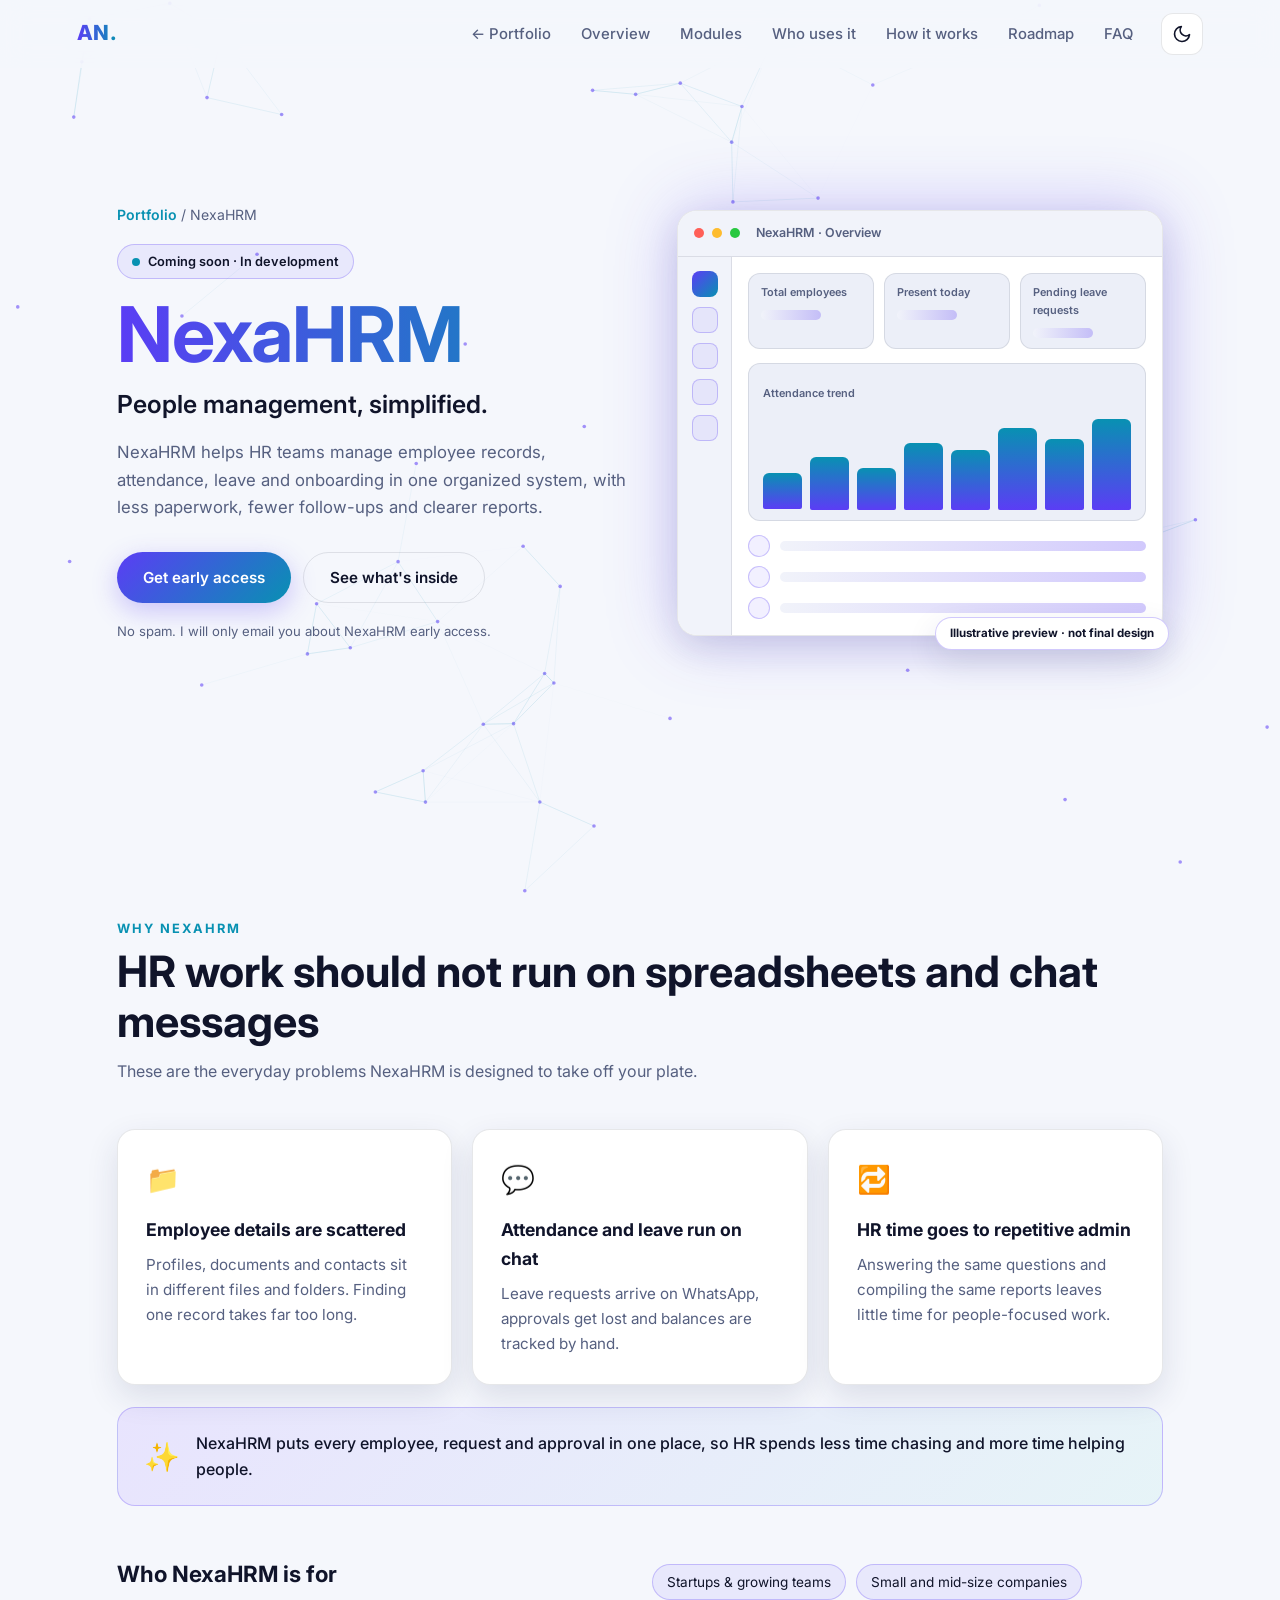
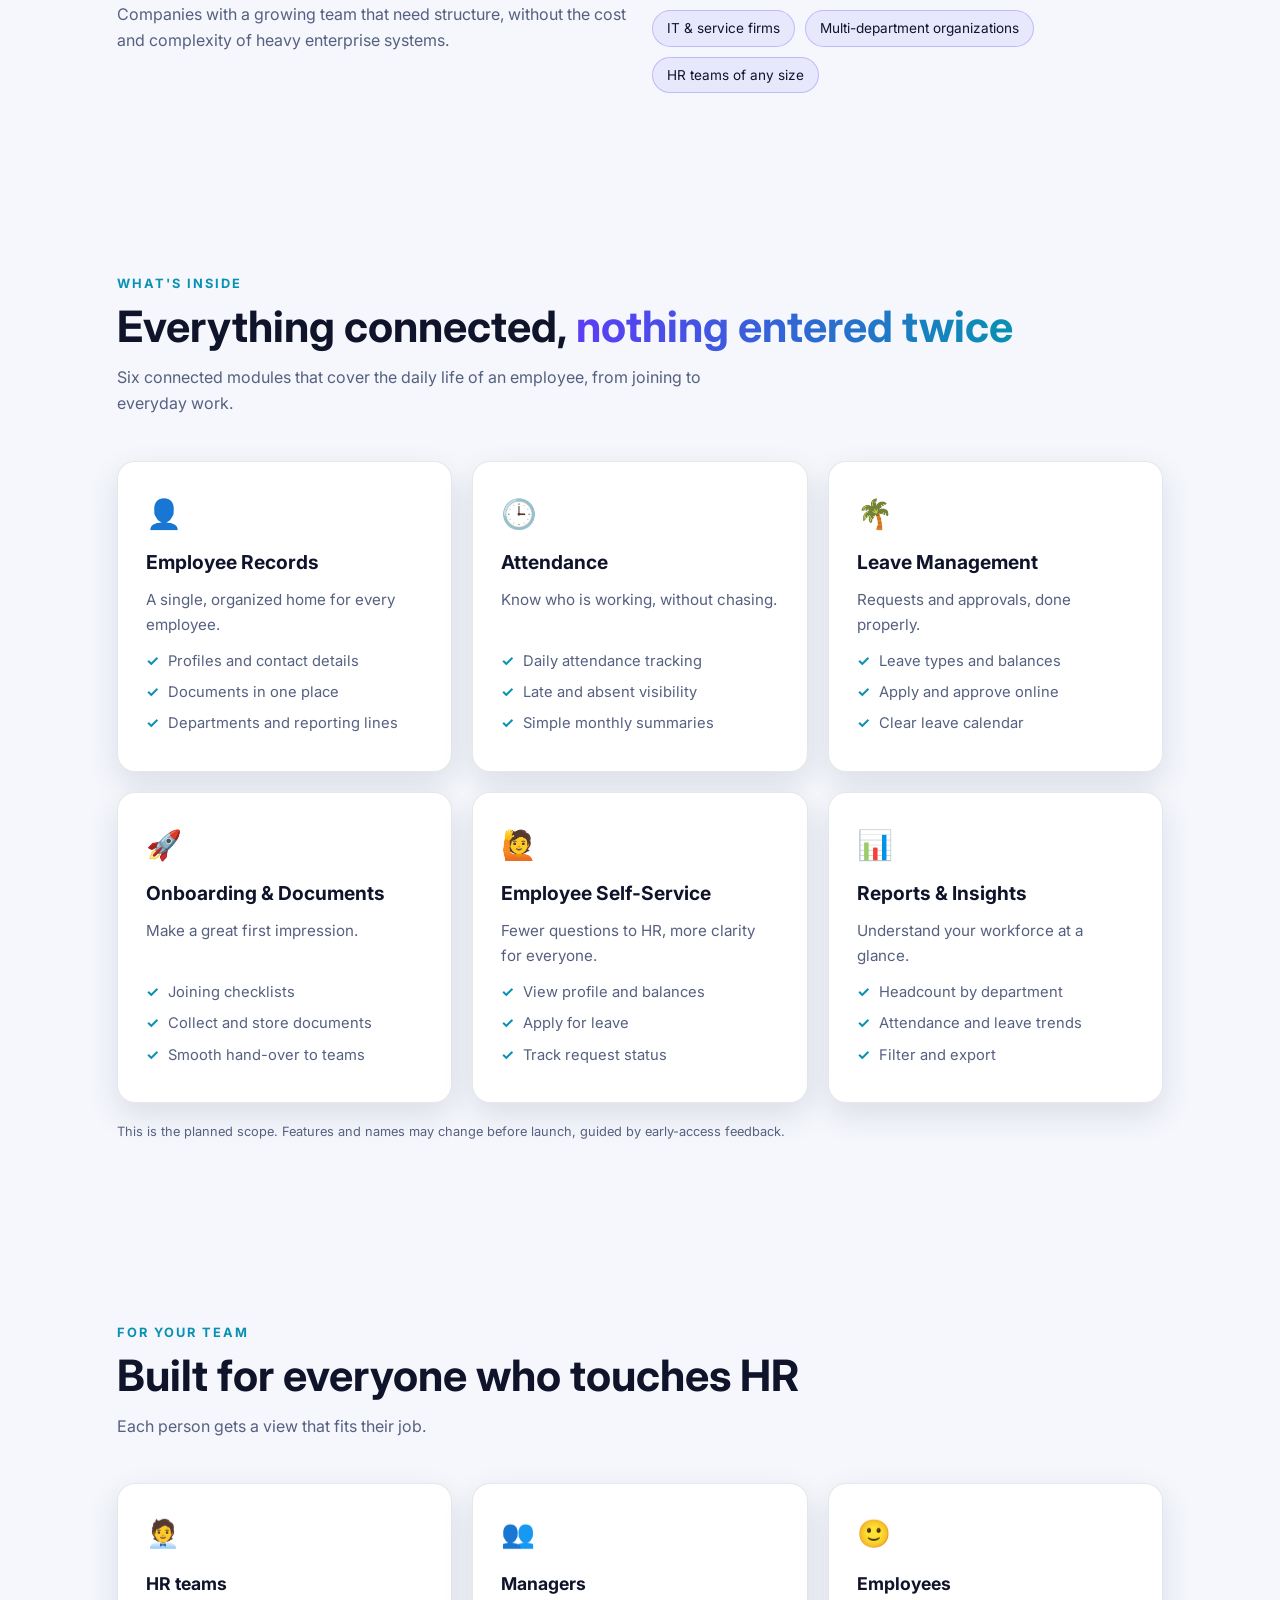
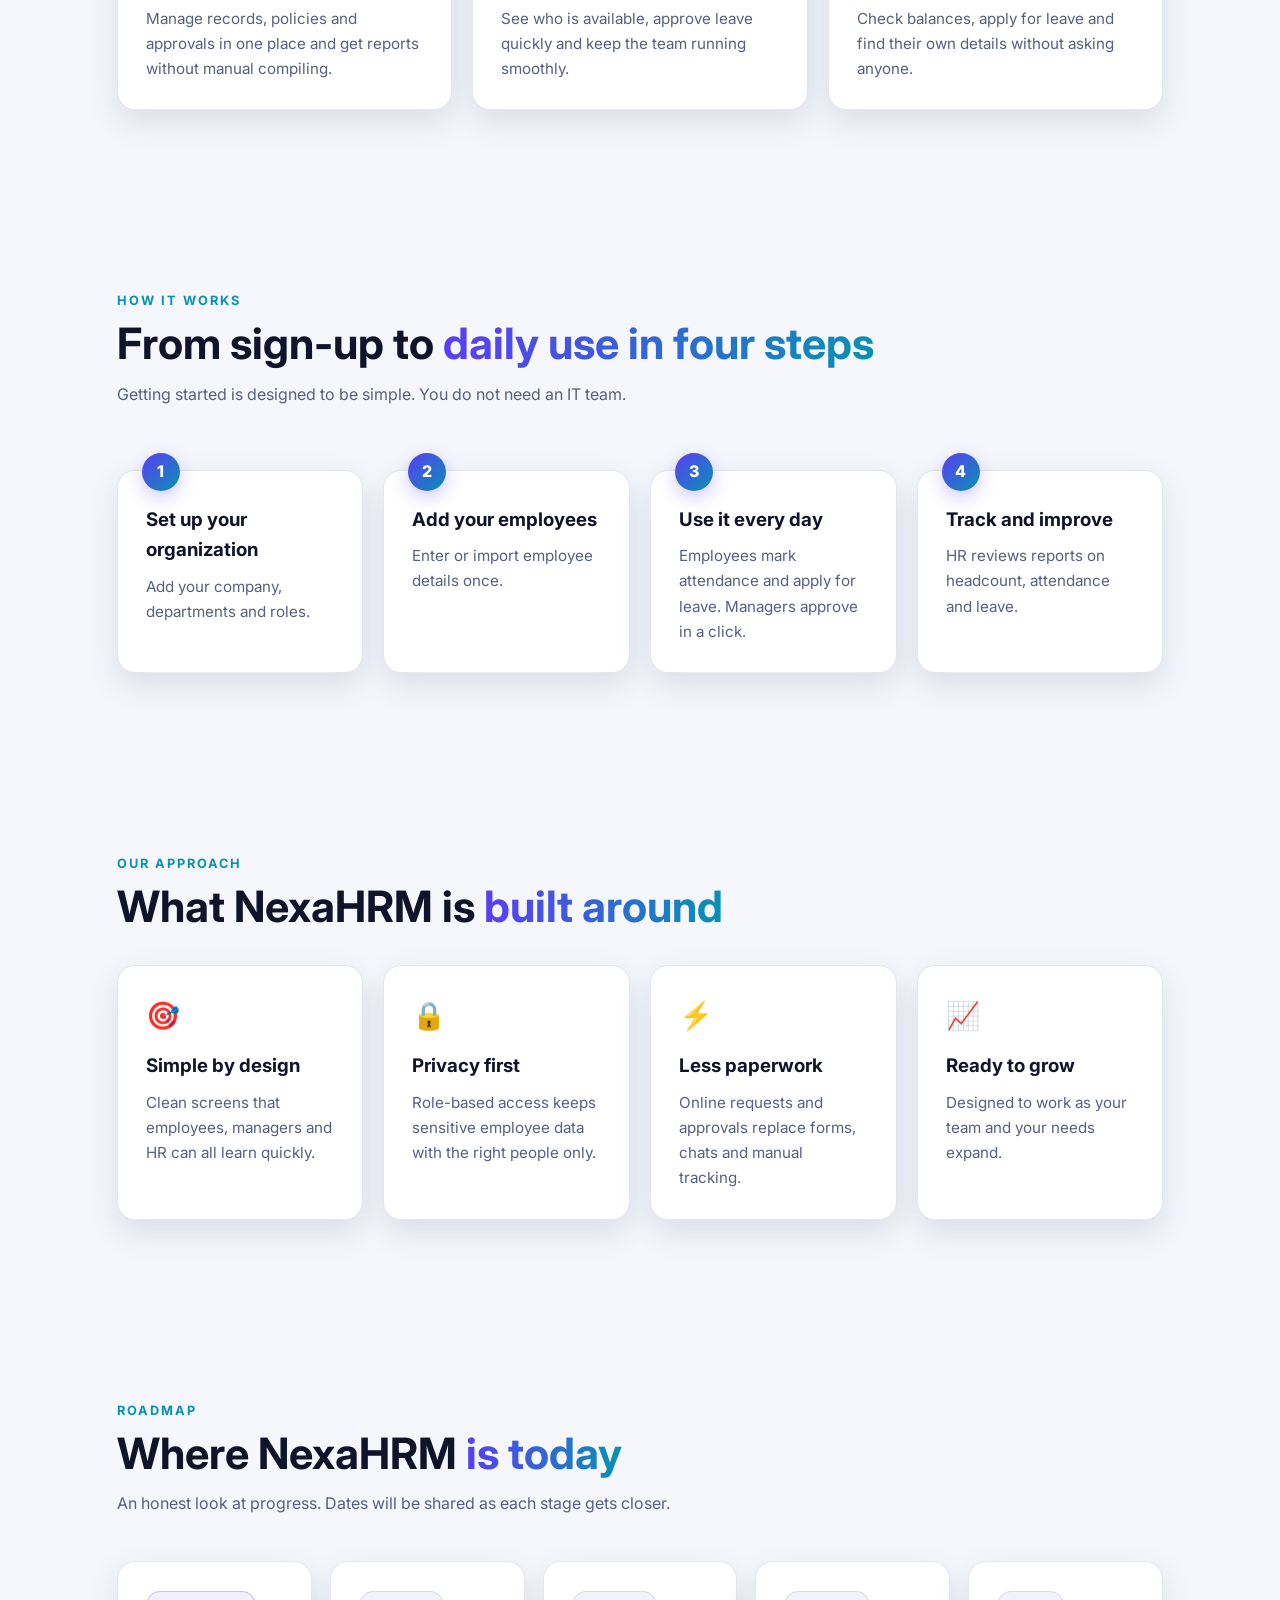
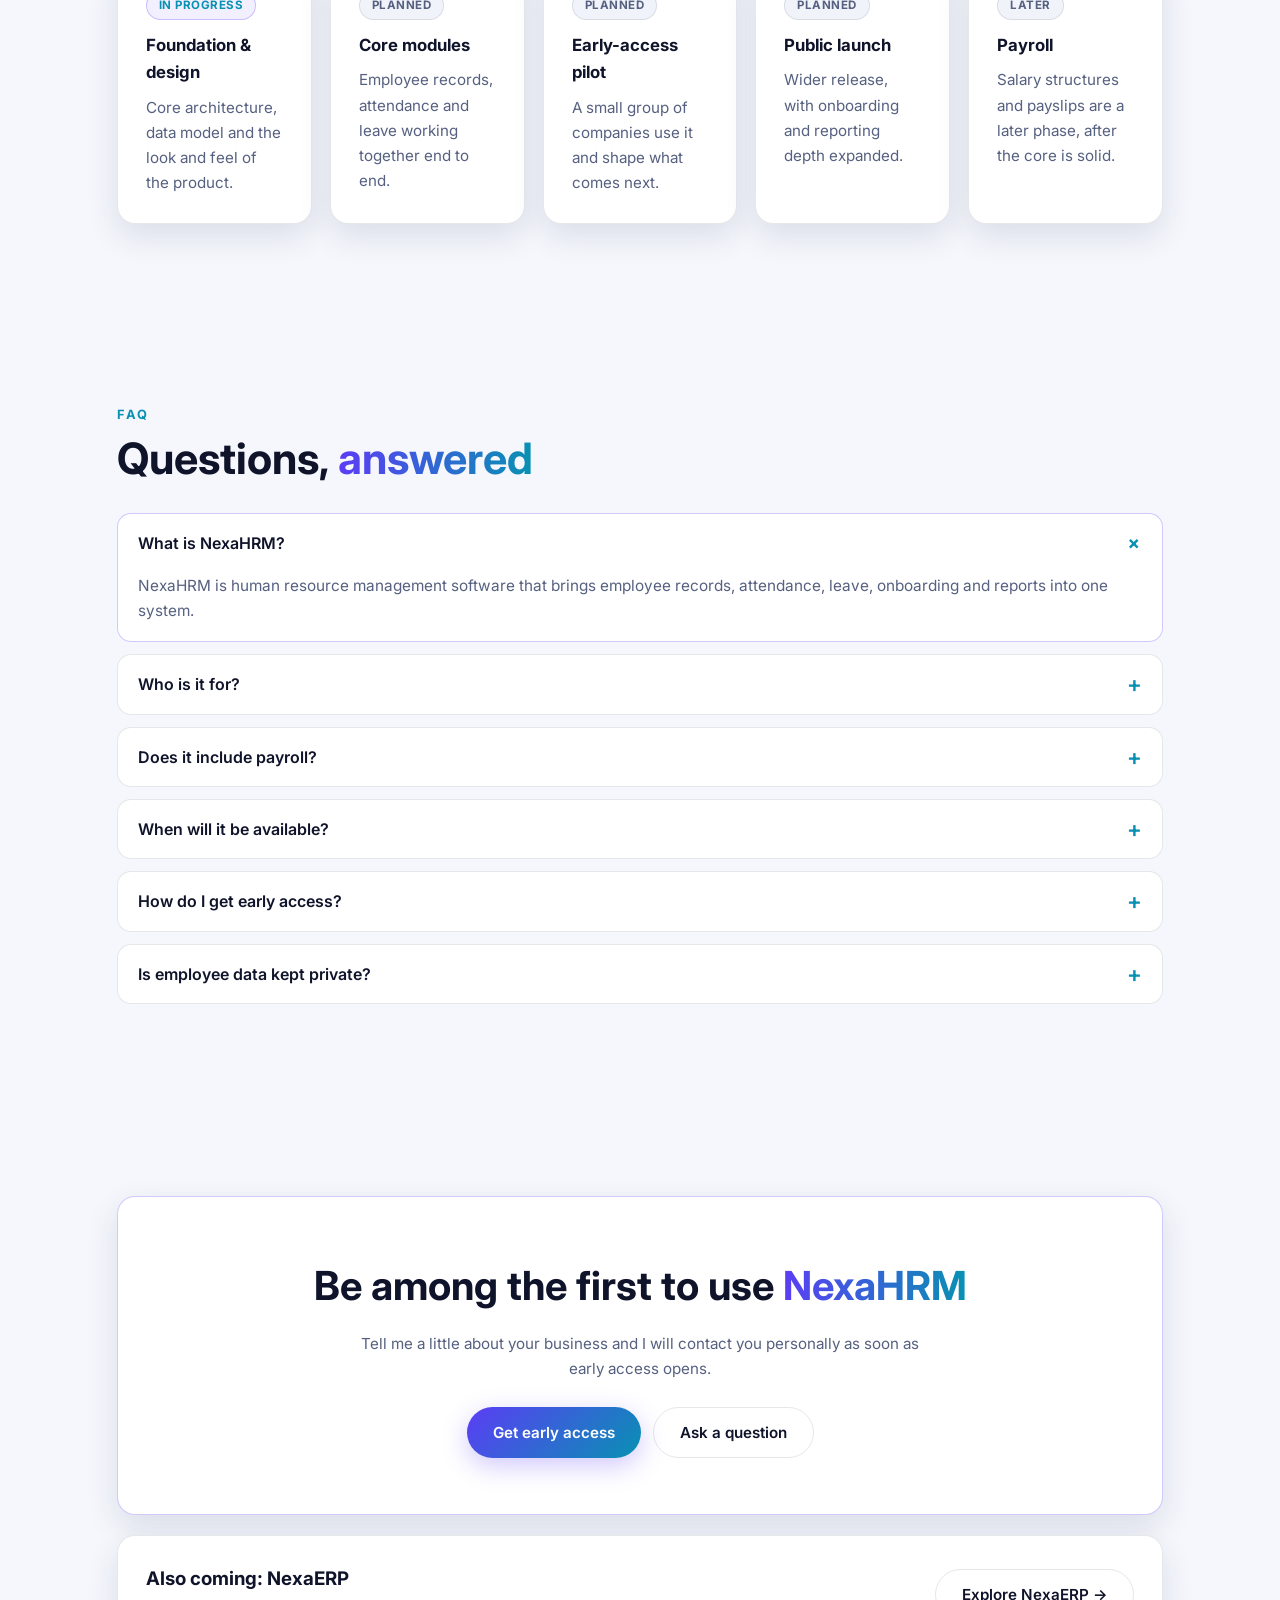
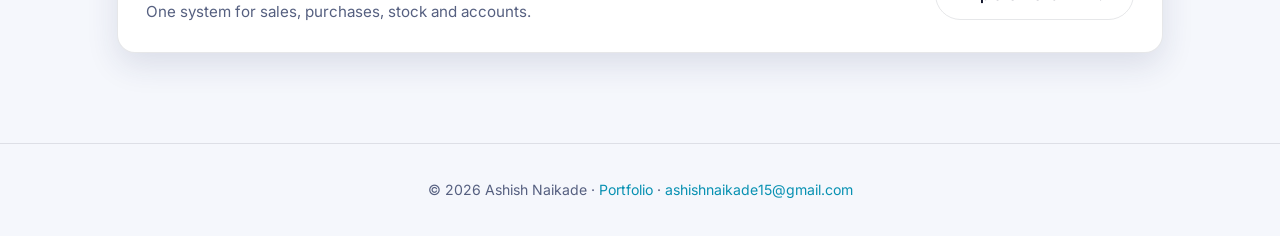
<file: nexahrm.html>
<!DOCTYPE html>
<html lang="en" data-theme="dark">
<head>
<meta charset="UTF-8">
<meta name="viewport" content="width=device-width, initial-scale=1">
<title>NexaHRM | HR software for employees, attendance and leave</title>
<meta name="description" content="NexaHRM helps HR teams manage employee records, attendance, leave and onboarding in one organized system. Coming soon.">
<meta name="theme-color" content="#070914">
<meta property="og:title" content="NexaHRM | HR software for employees, attendance and leave">
<meta property="og:description" content="NexaHRM helps HR teams manage employee records, attendance, leave and onboarding in one organized system. Coming soon.">
<meta property="og:type" content="website">
<link rel="icon" href="data:image/svg+xml,%3Csvg xmlns='http://www.w3.org/2000/svg' viewBox='0 0 64 64'%3E%3Cdefs%3E%3ClinearGradient id='g' x1='0' y1='0' x2='1' y2='1'%3E%3Cstop offset='0' stop-color='%237c5cff'/%3E%3Cstop offset='1' stop-color='%2322d3ee'/%3E%3C/linearGradient%3E%3C/defs%3E%3Crect width='64' height='64' rx='14' fill='url(%23g)'/%3E%3Ctext x='32' y='42' font-family='Arial' font-weight='700' font-size='28' text-anchor='middle' fill='white'%3EAN%3C/text%3E%3C/svg%3E">

<script>
(function () {
  var d = document.documentElement, t = null;
  d.classList.add('js');
  try { t = localStorage.getItem('theme'); } catch (e) {}
  if (!t) t = (window.matchMedia && matchMedia('(prefers-color-scheme: light)').matches) ? 'light' : 'dark';
  d.setAttribute('data-theme', t);
  var m = document.querySelector('meta[name="theme-color"]');
  if (m) m.setAttribute('content', t === 'light' ? '#f5f7fc' : '#070914');
})();
</script>

<link rel="preconnect" href="https://fonts.googleapis.com">
<link rel="preconnect" href="https://fonts.gstatic.com" crossorigin>
<link rel="stylesheet" href="https://fonts.googleapis.com/css2?family=Inter:wght@400;500;600;700;800&display=swap">

<link rel="stylesheet" href="assets/css/variables.css">
<link rel="stylesheet" href="assets/css/base.css">
<link rel="stylesheet" href="assets/css/animations.css">
<link rel="stylesheet" href="assets/css/layout.css">
<link rel="stylesheet" href="assets/css/components.css">
<link rel="stylesheet" href="assets/css/sections.css">
<link rel="stylesheet" href="assets/css/product.css">
<link rel="stylesheet" href="assets/css/responsive.css">
</head>
<body>
<a class="skip-link" href="#main">Skip to content</a>
<canvas id="bg" aria-hidden="true"></canvas>
<div id="progress" aria-hidden="true"></div>

<nav aria-label="Main">
  <a href="index.html" class="logo grad">AN.</a>
  <ul class="nav-links" id="menu">
    <li><a href="index.html">&larr; Portfolio</a></li>
    <li><a href="#overview">Overview</a></li>
    <li><a href="#modules">Modules</a></li>
    <li><a href="#roles">Who uses it</a></li>
    <li><a href="#how">How it works</a></li>
    <li><a href="#roadmap">Roadmap</a></li>
    <li><a href="#faq">FAQ</a></li>
  </ul>
  <div class="nav-actions">
    <button class="icon-btn" id="themeToggle" aria-label="Switch to light mode" title="Toggle light / dark mode">
      <svg class="i-sun" viewBox="0 0 24 24" fill="none" stroke="currentColor" stroke-width="2" stroke-linecap="round"><circle cx="12" cy="12" r="4"/><path d="M12 2v2M12 20v2M4.9 4.9l1.4 1.4M17.7 17.7l1.4 1.4M2 12h2M20 12h2M4.9 19.1l1.4-1.4M17.7 6.3l1.4-1.4"/></svg>
      <svg class="i-moon" viewBox="0 0 24 24" fill="none" stroke="currentColor" stroke-width="2" stroke-linecap="round" stroke-linejoin="round"><path d="M21 12.8A9 9 0 1 1 11.2 3a7 7 0 0 0 9.8 9.8z"/></svg>
    </button>
    <button class="icon-btn burger" id="burger" aria-label="Menu" aria-expanded="false" aria-controls="menu">
      <svg viewBox="0 0 24 24" fill="none" stroke="currentColor" stroke-width="2" stroke-linecap="round"><path d="M4 7h16M4 12h16M4 17h16"/></svg>
    </button>
  </div>
</nav>

<main id="main">

<!-- HERO -->
<section id="top" class="p-hero">
  <div>
    <div class="crumb"><a href="index.html">Portfolio</a> / NexaHRM</div>
    <span class="badge dev"><i class="dot"></i> Coming soon · In development</span>
    <h1 class="grad">NexaHRM</h1>
    <p class="p-tagline">People management, simplified.</p>
    <p class="lead">NexaHRM helps HR teams manage employee records, attendance, leave and onboarding in one organized system, with less paperwork, fewer follow-ups and clearer reports.</p>
    <div class="btns">
      <a class="btn btn-primary" href="mailto:ashishnaikade15@gmail.com?subject=NexaHRM%20early%20access&body=Hi%20Ashish,%0A%0AI%27m%20interested%20in%20NexaHRM.%0A%0ACompany%20name:%0AIndustry:%0ANumber%20of%20employees:%0AWhat%20I%20need%20most:%0A">Get early access</a>
      <a class="btn" href="#modules">See what's inside</a>
    </div>
    <p class="p-note">No spam. I will only email you about NexaHRM early access.</p>
  </div>
  <div class="mock-wrap" aria-hidden="true">
    <div class="mock">
      <div class="mock-bar"><i></i><i></i><i></i><span>NexaHRM · Overview</span></div>
      <div class="mock-body">
        <div class="mock-side"><b></b><b></b><b></b><b></b><b></b></div>
        <div class="mock-main">
          <div class="mock-tiles"><div class="mock-tile"><small>Total employees</small><span class="skel w60"></span></div><div class="mock-tile"><small>Present today</small><span class="skel w60"></span></div><div class="mock-tile"><small>Pending leave requests</small><span class="skel w60"></span></div></div>
          <div class="mock-chart"><small>Attendance trend</small><div class="bars"><span style="--i:0;height:38%"></span><span style="--i:1;height:55%"></span><span style="--i:2;height:44%"></span><span style="--i:3;height:70%"></span><span style="--i:4;height:62%"></span><span style="--i:5;height:85%"></span><span style="--i:6;height:74%"></span><span style="--i:7;height:95%"></span></div></div>
          <div class="mock-rows"><div class="mock-row"><i></i><span class="skel w80"></span></div><div class="mock-row"><i></i><span class="skel w60"></span></div><div class="mock-row"><i></i><span class="skel w80"></span></div></div>
        </div>
      </div>
    </div>
    <span class="mock-tag">Illustrative preview · not final design</span>
  </div>
</section>

<!-- PROBLEM -->
<section id="overview" class="p-sec">
  <div class="eyebrow reveal">Why NexaHRM</div>
  <h2 class="title reveal">HR work should not run on spreadsheets and chat messages</h2>
  <p class="sub reveal">These are the everyday problems NexaHRM is designed to take off your plate.</p>
  <div class="pain-grid"><div class="card hover reveal" style="--d:0.00s"><span class="ico">📁</span><h3>Employee details are scattered</h3><p>Profiles, documents and contacts sit in different files and folders. Finding one record takes far too long.</p></div><div class="card hover reveal" style="--d:0.08s"><span class="ico">💬</span><h3>Attendance and leave run on chat</h3><p>Leave requests arrive on WhatsApp, approvals get lost and balances are tracked by hand.</p></div><div class="card hover reveal" style="--d:0.16s"><span class="ico">🔁</span><h3>HR time goes to repetitive admin</h3><p>Answering the same questions and compiling the same reports leaves little time for people-focused work.</p></div></div>
  <div class="solve reveal"><span class="ico">✨</span><p>NexaHRM puts every employee, request and approval in one place, so HR spends less time chasing and more time helping people.</p></div>

  <div class="two-col" style="margin-top:50px">
    <div class="reveal">
      <h3 style="font-size:1.4rem;margin-bottom:8px">Who NexaHRM is for</h3>
      <p style="color:var(--muted)">Companies with a growing team that need structure, without the cost and complexity of heavy enterprise systems.</p>
    </div>
    <div class="audience reveal" style="--d:.1s"><span class="chip">Startups &amp; growing teams</span><span class="chip">Small and mid-size companies</span><span class="chip">IT &amp; service firms</span><span class="chip">Multi-department organizations</span><span class="chip">HR teams of any size</span></div>
  </div>
</section>

<!-- MODULES -->
<section id="modules" class="p-sec">
  <div class="eyebrow reveal">What's inside</div>
  <h2 class="title reveal">Everything connected, <span class="grad">nothing entered twice</span></h2>
  <p class="sub reveal">Six connected modules that cover the daily life of an employee, from joining to everyday work.</p>
  <div class="module-grid"><div class="card hover module reveal" style="--d:0.00s"><span class="ico">👤</span><h3>Employee Records</h3><p>A single, organized home for every employee.</p><ul><li>Profiles and contact details</li><li>Documents in one place</li><li>Departments and reporting lines</li></ul></div><div class="card hover module reveal" style="--d:0.08s"><span class="ico">🕒</span><h3>Attendance</h3><p>Know who is working, without chasing.</p><ul><li>Daily attendance tracking</li><li>Late and absent visibility</li><li>Simple monthly summaries</li></ul></div><div class="card hover module reveal" style="--d:0.16s"><span class="ico">🌴</span><h3>Leave Management</h3><p>Requests and approvals, done properly.</p><ul><li>Leave types and balances</li><li>Apply and approve online</li><li>Clear leave calendar</li></ul></div><div class="card hover module reveal" style="--d:0.00s"><span class="ico">🚀</span><h3>Onboarding &amp; Documents</h3><p>Make a great first impression.</p><ul><li>Joining checklists</li><li>Collect and store documents</li><li>Smooth hand-over to teams</li></ul></div><div class="card hover module reveal" style="--d:0.08s"><span class="ico">🙋</span><h3>Employee Self-Service</h3><p>Fewer questions to HR, more clarity for everyone.</p><ul><li>View profile and balances</li><li>Apply for leave</li><li>Track request status</li></ul></div><div class="card hover module reveal" style="--d:0.16s"><span class="ico">📊</span><h3>Reports &amp; Insights</h3><p>Understand your workforce at a glance.</p><ul><li>Headcount by department</li><li>Attendance and leave trends</li><li>Filter and export</li></ul></div></div>
  <p class="small-note reveal" style="margin-top:18px">This is the planned scope. Features and names may change before launch, guided by early-access feedback.</p>
</section>

<section id="roles" class="p-sec">
  <div class="eyebrow reveal">For your team</div>
  <h2 class="title reveal">Built for everyone who touches HR</h2>
  <p class="sub reveal">Each person gets a view that fits their job.</p>
  <div class="pain-grid"><div class="card hover reveal" style="--d:0.00s"><span class="ico">🧑‍💼</span><h3>HR teams</h3><p>Manage records, policies and approvals in one place and get reports without manual compiling.</p></div><div class="card hover reveal" style="--d:0.08s"><span class="ico">👥</span><h3>Managers</h3><p>See who is available, approve leave quickly and keep the team running smoothly.</p></div><div class="card hover reveal" style="--d:0.16s"><span class="ico">🙂</span><h3>Employees</h3><p>Check balances, apply for leave and find their own details without asking anyone.</p></div></div>
</section>
<!-- HOW IT WORKS -->
<section id="how" class="p-sec">
  <div class="eyebrow reveal">How it works</div>
  <h2 class="title reveal">From sign-up to <span class="grad">daily use in four steps</span></h2>
  <p class="sub reveal">Getting started is designed to be simple. You do not need an IT team.</p>
  <div class="steps-wrap"><div class="steps"><div class="card step reveal" style="--d:0.00s"><h3>Set up your organization</h3><p>Add your company, departments and roles.</p></div><div class="card step reveal" style="--d:0.08s"><h3>Add your employees</h3><p>Enter or import employee details once.</p></div><div class="card step reveal" style="--d:0.16s"><h3>Use it every day</h3><p>Employees mark attendance and apply for leave. Managers approve in a click.</p></div><div class="card step reveal" style="--d:0.24s"><h3>Track and improve</h3><p>HR reviews reports on headcount, attendance and leave.</p></div></div></div>
</section>

<!-- PRINCIPLES -->
<section id="principles" class="p-sec">
  <div class="eyebrow reveal">Our approach</div>
  <h2 class="title reveal">What NexaHRM is <span class="grad">built around</span></h2>
  <div class="grid-4" style="margin-top:34px"><div class="card hover reveal" style="--d:0.00s"><span class="ico">🎯</span><h3>Simple by design</h3><p>Clean screens that employees, managers and HR can all learn quickly.</p></div><div class="card hover reveal" style="--d:0.08s"><span class="ico">🔒</span><h3>Privacy first</h3><p>Role-based access keeps sensitive employee data with the right people only.</p></div><div class="card hover reveal" style="--d:0.16s"><span class="ico">⚡</span><h3>Less paperwork</h3><p>Online requests and approvals replace forms, chats and manual tracking.</p></div><div class="card hover reveal" style="--d:0.24s"><span class="ico">📈</span><h3>Ready to grow</h3><p>Designed to work as your team and your needs expand.</p></div></div>
</section>

<!-- ROADMAP -->
<section id="roadmap" class="p-sec">
  <div class="eyebrow reveal">Roadmap</div>
  <h2 class="title reveal">Where NexaHRM <span class="grad">is today</span></h2>
  <p class="sub reveal">An honest look at progress. Dates will be shared as each stage gets closer.</p>
  <div class="roadmap"><div class="card rm reveal" style="--d:0.00s"><span class="pill now">In progress</span><h3>Foundation &amp; design</h3><p>Core architecture, data model and the look and feel of the product.</p></div><div class="card rm reveal" style="--d:0.08s"><span class="pill ">Planned</span><h3>Core modules</h3><p>Employee records, attendance and leave working together end to end.</p></div><div class="card rm reveal" style="--d:0.16s"><span class="pill ">Planned</span><h3>Early-access pilot</h3><p>A small group of companies use it and shape what comes next.</p></div><div class="card rm reveal" style="--d:0.24s"><span class="pill ">Planned</span><h3>Public launch</h3><p>Wider release, with onboarding and reporting depth expanded.</p></div><div class="card rm reveal" style="--d:0.32s"><span class="pill ">Later</span><h3>Payroll</h3><p>Salary structures and payslips are a later phase, after the core is solid.</p></div></div>
</section>

<!-- FAQ -->
<section id="faq" class="p-sec">
  <div class="eyebrow reveal">FAQ</div>
  <h2 class="title reveal">Questions, <span class="grad">answered</span></h2>
  <div class="reveal" style="margin-top:30px"><details class="acc" open><summary>What is NexaHRM?</summary><div class="acc-body">NexaHRM is human resource management software that brings employee records, attendance, leave, onboarding and reports into one system.</div></details><details class="acc"><summary>Who is it for?</summary><div class="acc-body">Growing companies and HR teams that currently manage people data with spreadsheets, files and chat messages.</div></details><details class="acc"><summary>Does it include payroll?</summary><div class="acc-body">The first focus is employee records, attendance and leave. Payroll is planned for a later phase once the core is solid.</div></details><details class="acc"><summary>When will it be available?</summary><div class="acc-body">NexaHRM is in development and there is no fixed launch date yet. Early-access members will be contacted first.</div></details><details class="acc"><summary>How do I get early access?</summary><div class="acc-body">Use the "Get early access" button on this page. It opens an email to me with a few questions about your company, and I will reply when early access opens.</div></details><details class="acc"><summary>Is employee data kept private?</summary><div class="acc-body">Privacy and role-based access are core design goals, so each person only sees the information that belongs to their role.</div></details></div>
</section>

<!-- CTA -->
<section id="early-access" class="p-sec">
  <div class="card cta-card reveal">
    <h2>Be among the first to use <span class="grad">NexaHRM</span></h2>
    <p>Tell me a little about your business and I will contact you personally as soon as early access opens.</p>
    <div class="btns">
      <a class="btn btn-primary" href="mailto:ashishnaikade15@gmail.com?subject=NexaHRM%20early%20access&body=Hi%20Ashish,%0A%0AI%27m%20interested%20in%20NexaHRM.%0A%0ACompany%20name:%0AIndustry:%0ANumber%20of%20employees:%0AWhat%20I%20need%20most:%0A">Get early access</a>
      <a class="btn" href="mailto:ashishnaikade15@gmail.com">Ask a question</a>
    </div>
  </div>
  <div class="card other-product reveal" style="margin-top:20px">
    <div><h3>Also coming: NexaERP</h3><p style="color:var(--muted)">One system for sales, purchases, stock and accounts.</p></div>
    <a class="btn" href="nexaerp.html">Explore NexaERP &rarr;</a>
  </div>
</section>

</main>

<footer>© <span id="yr"></span> Ashish Naikade · <a href="index.html">Portfolio</a> · <a href="mailto:ashishnaikade15@gmail.com">ashishnaikade15@gmail.com</a></footer>

<button id="toTop" aria-label="Back to top">
  <svg viewBox="0 0 24 24" fill="none" stroke="currentColor" stroke-width="2.5" stroke-linecap="round" stroke-linejoin="round"><path d="M12 19V5M5 12l7-7 7 7"/></svg>
</button>

<script src="assets/js/theme.js"></script>
<script src="assets/js/nav.js"></script>
<script src="assets/js/reveal.js"></script>
<script src="assets/js/particles.js"></script>
<script src="assets/js/main.js"></script>
</body>
</html>
</file>
<file: assets/css/variables.css>
/* Design tokens. Dark is the default; light overrides below.
   Edit colors here to re-theme the whole site. */
:root,
:root[data-theme="dark"] {
  color-scheme: dark;
  --bg: #070914;
  --bg-alt: #0b0f20;
  --surface: #0f1428;
  --surface-2: #151b36;
  --border: rgba(255, 255, 255, .09);
  --text: #e8ebf7;
  --muted: #9aa3c4;
  --a1: #7c5cff;
  --a2: #22d3ee;
  --a3: #f472b6;
  --nav-bg: rgba(7, 9, 20, .78);
  --shadow: 0 12px 40px rgba(0, 0, 0, .35);
  --glow: rgba(124, 92, 255, .45);
  --chip-bg: rgba(124, 92, 255, .13);
  --chip-border: rgba(124, 92, 255, .38);
  /* particle colors (r,g,b) and opacity */
  --p1: 124, 92, 255;
  --p2: 34, 211, 238;
  --p3: 244, 114, 182;
  --p-dot: .8;
  --p-line: .22;
}

:root[data-theme="light"] {
  color-scheme: light;
  --bg: #f5f7fc;
  --bg-alt: #eceff8;
  --surface: #ffffff;
  --surface-2: #f1f3fa;
  --border: rgba(16, 20, 42, .1);
  --text: #10142a;
  --muted: #566080;
  --a1: #5b3df5;
  --a2: #0891b2;
  --a3: #db2777;
  --nav-bg: rgba(245, 247, 252, .82);
  --shadow: 0 12px 32px rgba(30, 40, 90, .12);
  --glow: rgba(91, 61, 245, .28);
  --chip-bg: rgba(91, 61, 245, .08);
  --chip-border: rgba(91, 61, 245, .28);
  --p1: 91, 61, 245;
  --p2: 8, 145, 178;
  --p3: 219, 39, 119;
  --p-dot: .55;
  --p-line: .2;
}

:root {
  --r: 18px;
  --ease: cubic-bezier(.2, .8, .2, 1);
  --nav-h: 68px;
  /* SF Pro on Apple devices; Inter is a close fallback elsewhere */
  --font: -apple-system, BlinkMacSystemFont, 'SF Pro Display', 'SF Pro Text', 'SF Pro', 'Inter', 'Segoe UI', Roboto, 'Helvetica Neue', Arial, sans-serif;
}
</file>
<file: assets/css/base.css>
/* Reset, typography, global utilities */
*, *::before, *::after { box-sizing: border-box; margin: 0; padding: 0; }
html { scroll-behavior: smooth; scroll-padding-top: var(--nav-h); -webkit-text-size-adjust: 100%; }
body {
  font-family: var(--font);
  -webkit-font-smoothing: antialiased;
  -moz-osx-font-smoothing: grayscale;
  text-rendering: optimizeLegibility;
  background: var(--bg);
  color: var(--text);
  line-height: 1.65;
  overflow-x: hidden;
  transition: background-color .35s ease, color .35s ease;
}
a { color: inherit; text-decoration: none; }
img, svg { max-width: 100%; display: block; }
button { font: inherit; color: inherit; cursor: pointer; }
::selection { background: var(--a1); color: #fff; }

:focus-visible { outline: 2px solid var(--a2); outline-offset: 3px; border-radius: 6px; }

.skip-link {
  position: absolute; left: 12px; top: -60px; z-index: 200;
  background: var(--a1); color: #fff; padding: 10px 16px; border-radius: 10px;
}
.skip-link:focus { top: 12px; }

#bg { position: fixed; inset: 0; width: 100%; height: 100%; z-index: -1; pointer-events: none; }

section { padding: 100px 6vw; max-width: 1200px; margin: auto; }

.eyebrow {
  color: var(--a2); font-weight: 700; letter-spacing: 2px;
  text-transform: uppercase; font-size: .8rem; margin-bottom: 8px;
}
h2.title { font-size: clamp(1.9rem, 4vw, 2.7rem); line-height: 1.15; margin-bottom: 12px; }
.sub { color: var(--muted); margin-bottom: 44px; max-width: 640px; }
.date { color: var(--a2); font-size: .9rem; font-weight: 600; }

.grad {
  background: linear-gradient(90deg, var(--a1), var(--a2), var(--a3));
  background-size: 200% auto;
  -webkit-background-clip: text; background-clip: text;
  color: transparent; -webkit-text-fill-color: transparent;
  animation: shine 7s linear infinite;
}

footer {
  text-align: center; padding: 34px 6vw; color: var(--muted);
  font-size: .88rem; border-top: 1px solid var(--border);
}
footer a { color: var(--a2); }
</file>
<file: assets/css/animations.css>
/* Keyframes + reveal states. Only transform/opacity are animated for smoothness. */
@keyframes shine { to { background-position: 200% center; } }
@keyframes blink { 50% { opacity: 0; } }
@keyframes spin { to { transform: rotate(360deg); } }
@keyframes float { 50% { transform: translateY(-14px); } }
@keyframes pulse-dot {
  0% { box-shadow: 0 0 0 0 rgba(34, 211, 238, .55); }
  70% { box-shadow: 0 0 0 10px rgba(34, 211, 238, 0); }
  100% { box-shadow: 0 0 0 0 rgba(34, 211, 238, 0); }
}
@keyframes sweep { to { transform: translateX(120%); } }
@keyframes bounce-y { 50% { transform: translateY(7px); } }

/* Reveal only hides content when JS is running (html.js), so no-JS visitors see everything */
html.js .reveal {
  opacity: 0; transform: translateY(32px);
  transition: opacity .8s var(--ease), transform .8s var(--ease);
  transition-delay: var(--d, 0s);
}
html.js .reveal.show { opacity: 1; transform: none; }

@media (prefers-reduced-motion: reduce) {
  html { scroll-behavior: auto; }
  *, *::before, *::after { animation: none !important; transition: none !important; }
  html.js .reveal { opacity: 1; transform: none; }
}
</file>
<file: assets/css/layout.css>
/* Page chrome and main section layouts */

/* Scroll progress (scaleX is GPU-cheap) */
#progress {
  position: fixed; top: 0; left: 0; width: 100%; height: 3px; z-index: 120;
  transform-origin: left; transform: scaleX(0);
  background: linear-gradient(90deg, var(--a1), var(--a2), var(--a3));
}

/* Navbar */
nav {
  position: fixed; top: 0; left: 0; width: 100%; height: var(--nav-h); z-index: 100;
  display: flex; justify-content: space-between; align-items: center; gap: 16px;
  padding: 0 6vw;
  background: var(--nav-bg);
  -webkit-backdrop-filter: blur(14px); backdrop-filter: blur(14px);
  border-bottom: 1px solid transparent;
  transition: border-color .3s, box-shadow .3s, background-color .35s;
}
nav.scrolled { border-bottom-color: var(--border); box-shadow: 0 6px 24px rgba(0, 0, 0, .08); }
.logo { font-weight: 800; font-size: 1.3rem; letter-spacing: .5px; }
.nav-links { display: flex; gap: 6px; list-style: none; margin-left: auto; }
.nav-links a {
  color: var(--muted); font-size: .93rem; font-weight: 500;
  padding: 8px 12px; border-radius: 10px; transition: color .25s, background-color .25s;
}
.nav-links a:hover { color: var(--text); background: var(--surface-2); }
.nav-links a.active { color: var(--a2); }
.nav-actions { display: flex; align-items: center; gap: 8px; }
.burger { display: none; }

/* Hero */
#home {
  min-height: 100vh; min-height: 100svh;
  display: flex; align-items: center; justify-content: space-between;
  gap: 50px; flex-wrap: wrap-reverse; padding-top: calc(var(--nav-h) + 30px);
  position: relative;
}
.hero-text { flex: 1 1 440px; }
h1 { font-size: clamp(2.7rem, 7vw, 5rem); line-height: 1.05; margin: 14px 0; letter-spacing: -1px; }
.typed { font-size: clamp(1.1rem, 2.6vw, 1.55rem); color: var(--muted); min-height: 2.2em; }
.typed span { color: var(--text); font-weight: 600; }
.cursor {
  display: inline-block; width: 2px; height: 1.1em; background: var(--a2);
  vertical-align: middle; margin-left: 3px; animation: blink 1s steps(2) infinite;
}
.lead { max-width: 580px; margin: 18px 0 30px; color: var(--muted); font-size: 1.05rem; }
.avatar-wrap { flex: 0 1 340px; display: grid; place-items: center; position: relative; padding: 40px 0; }
.scroll-cue {
  position: absolute; bottom: 22px; left: 50%; margin-left: -14px;
  width: 28px; height: 46px; border: 2px solid var(--border); border-radius: 16px; opacity: .8;
}
.scroll-cue::after {
  content: ''; position: absolute; left: 50%; top: 8px; width: 4px; height: 8px; margin-left: -2px;
  border-radius: 4px; background: var(--a2); animation: bounce-y 1.6s ease-in-out infinite;
}

/* About */
.about-grid { display: grid; grid-template-columns: 1.35fr 1fr; gap: 28px; align-items: start; }
.about-grid p { color: var(--muted); margin-bottom: 14px; }
.about-grid p b { color: var(--text); }
.facts { list-style: none; display: grid; gap: 14px; margin-bottom: 22px; }
.facts li { display: flex; gap: 12px; align-items: baseline; font-size: .95rem; }
.facts span { color: var(--a2); font-weight: 700; min-width: 86px; font-size: .8rem; letter-spacing: 1px; text-transform: uppercase; }
.stats { display: grid; grid-template-columns: 1fr 1fr; gap: 14px; }

/* Education */
.edu-card { display: flex; justify-content: space-between; flex-wrap: wrap; gap: 10px; }
.edu-card p { color: var(--muted); }

/* Contact */
.contact-box { text-align: center; padding: 60px 28px; position: relative; overflow: hidden; }
.contact-box h2 { font-size: clamp(1.8rem, 4vw, 2.8rem); margin-bottom: 14px; }
.contact-box p { color: var(--muted); max-width: 540px; margin: 0 auto 30px; }
.contact-box .btns { justify-content: center; }

/* Back to top */
#toTop {
  position: fixed; right: 22px; bottom: 22px; z-index: 90;
  width: 46px; height: 46px; border-radius: 50%; display: grid; place-items: center;
  background: linear-gradient(135deg, var(--a1), var(--a2)); color: #fff; border: 0;
  box-shadow: var(--shadow); opacity: 0; transform: translateY(16px); pointer-events: none;
  transition: opacity .3s, transform .3s;
}
#toTop.show { opacity: 1; transform: none; pointer-events: auto; }
#toTop svg { width: 20px; height: 20px; }
</file>
<file: assets/css/components.css>
/* Reusable UI components */

/* Buttons */
.btns { display: flex; gap: 12px; flex-wrap: wrap; }
.btn {
  display: inline-flex; align-items: center; gap: 8px; justify-content: center;
  padding: 12px 26px; border-radius: 50px; font-weight: 600; font-size: .95rem;
  border: 1px solid var(--border); background: transparent; color: var(--text);
  transition: transform .25s var(--ease), box-shadow .25s, background-color .25s, border-color .25s;
}
.btn:hover { transform: translateY(-3px); border-color: var(--a2); }
.btn-primary {
  background: linear-gradient(135deg, var(--a1), var(--a2)); color: #fff; border: 0;
  box-shadow: 0 8px 26px var(--glow);
}
.btn-primary:hover { box-shadow: 0 12px 34px var(--glow); }
.btn[disabled], .btn.is-disabled { opacity: .6; cursor: not-allowed; pointer-events: none; }
.btn svg { width: 18px; height: 18px; }

.icon-btn {
  width: 42px; height: 42px; display: grid; place-items: center; border-radius: 12px;
  background: var(--surface); border: 1px solid var(--border);
  transition: transform .25s var(--ease), border-color .25s, background-color .35s;
}
.icon-btn:hover { transform: translateY(-2px); border-color: var(--a2); }
.icon-btn svg { width: 20px; height: 20px; }
.icon-btn.burger { display: none; }
.icon-btn .i-sun { display: none; }
:root[data-theme="dark"] .icon-btn .i-sun { display: block; }
:root[data-theme="dark"] .icon-btn .i-moon { display: none; }

/* Social links */
.socials { display: flex; gap: 12px; margin-top: 28px; }
.socials a {
  width: 44px; height: 44px; border-radius: 50%; display: grid; place-items: center;
  border: 1px solid var(--border); background: var(--surface);
  transition: transform .3s var(--ease), background-color .3s, color .3s;
}
.socials a:hover { background: var(--a1); color: #fff; transform: translateY(-4px); }
.socials svg { width: 20px; height: 20px; }

/* Badges */
.badge {
  display: inline-flex; align-items: center; gap: 8px; padding: 6px 14px; border-radius: 50px;
  font-size: .8rem; font-weight: 600; background: var(--chip-bg); border: 1px solid var(--chip-border);
}
.badge .dot { width: 8px; height: 8px; border-radius: 50%; background: #22c55e; animation: pulse-dot 2s infinite; }
.badge.dev .dot { background: var(--a2); }

/* Avatar */
.avatar {
  width: 290px; height: 290px; border-radius: 50%; position: relative; z-index: 0;
  display: grid; place-items: center; font-size: 5.2rem; font-weight: 800; color: #fff;
  -webkit-user-select: none; user-select: none; -webkit-touch-callout: none;
  background: linear-gradient(135deg, var(--a1), var(--a2) 55%, var(--a3));
  animation: float 5s ease-in-out infinite;
  box-shadow: 0 0 70px var(--glow);
}
.avatar::before, .avatar::after {
  content: ''; position: absolute; border-radius: 50%; z-index: -1;
  border: 2px dashed var(--chip-border); animation: spin 22s linear infinite;
}
.avatar::before { inset: -22px; }
.avatar::after { inset: -46px; animation-direction: reverse; animation-duration: 32s; border-color: rgba(34, 211, 238, .35); }
.avatar .initials { position: relative; z-index: 0; }
/* Photo is a CSS background (not an <img>): nothing to drag or "Save image as" directly */
.avatar .photo {
  position: absolute; inset: 0; border-radius: 50%; z-index: 1;
  background: url('../images/ashish.jpg') center / cover no-repeat;
  pointer-events: none;
}
/* Transparent layer on top that swallows clicks, long-press and drags */
.avatar .shield { position: absolute; inset: 0; border-radius: 50%; z-index: 2; background: transparent; }

.chip-float {
  position: absolute; padding: 8px 14px; border-radius: 12px; font-size: .8rem; font-weight: 600;
  background: var(--surface); border: 1px solid var(--border); box-shadow: var(--shadow);
  animation: float 4.5s ease-in-out infinite;
}
.c1 { top: 8%; left: -2%; }
.c2 { bottom: 14%; right: -4%; animation-delay: -1.5s; }
.c3 { bottom: 0; left: 8%; animation-delay: -3s; }

/* Cards */
.card {
  background: var(--surface); border: 1px solid var(--border); border-radius: var(--r);
  padding: 28px; box-shadow: var(--shadow);
  transition: transform .35s var(--ease), border-color .35s, background-color .35s;
}
.card.hover:hover { transform: translateY(-6px); border-color: var(--a1); }
.card h3 { margin-bottom: 8px; }
.card p { color: var(--muted); font-size: .95rem; }
.card .ico { font-size: 1.7rem; margin-bottom: 12px; display: block; }

/* Stat tiles */
.stat { text-align: center; padding: 22px 10px; }
.stat b { font-size: 2.3rem; display: block; line-height: 1.2; }
.stat small { color: var(--muted); }

/* Chips */
.chips { display: flex; flex-wrap: wrap; gap: 10px; }
.chip {
  padding: 6px 14px; border-radius: 50px; font-size: .85rem;
  background: var(--chip-bg); border: 1px solid var(--chip-border);
  transition: transform .25s var(--ease), background-color .25s, color .25s;
  white-space: nowrap;
}
.chip:hover { background: var(--a1); color: #fff; transform: scale(1.06); }

/* Accordion (details) */
details.acc {
  background: var(--surface); border: 1px solid var(--border); border-radius: 14px;
  margin-bottom: 12px; transition: border-color .3s, background-color .35s;
}
details.acc[open] { border-color: var(--chip-border); }
details.acc summary {
  list-style: none; cursor: pointer; padding: 16px 20px; font-weight: 600;
  display: flex; justify-content: space-between; align-items: center; gap: 14px;
}
details.acc summary::-webkit-details-marker { display: none; }
details.acc summary::after {
  content: '+'; font-size: 1.4rem; color: var(--a2); line-height: 1; transition: transform .3s var(--ease);
}
details.acc[open] summary::after { transform: rotate(45deg); }
details.acc .acc-body { padding: 0 20px 18px; color: var(--muted); font-size: .96rem; }
</file>
<file: assets/css/sections.css>
/* Section-specific styles: products, CTA band, contact extras */

.proj-grid { display: grid; grid-template-columns: repeat(auto-fit, minmax(320px, 1fr)); gap: 24px; }
.proj-card { display: flex; flex-direction: column; position: relative; overflow: hidden; }
.proj-card .top { display: flex; justify-content: space-between; align-items: center; gap: 10px; margin-bottom: 14px; flex-wrap: wrap; }
.proj-card .kind { font-size: .75rem; letter-spacing: 1px; text-transform: uppercase; color: var(--muted); font-weight: 700; }
.proj-card h3 { font-size: 1.7rem; letter-spacing: -.3px; }
.proj-card .tagline { color: var(--text); font-size: 1.05rem; font-weight: 600; margin: 2px 0 6px; }
.proj-card ul { list-style: none; margin: 12px 0 18px; }
.proj-card li { position: relative; padding-left: 22px; margin-bottom: 9px; color: var(--muted); font-size: .95rem; }
.proj-card li::before { content: '✓'; position: absolute; left: 0; color: var(--a2); font-weight: 700; }
.proj-card .actions { margin-top: 20px; }
.proj-card.soon { border-style: dashed; border-color: var(--chip-border); }
.proj-card.soon::before {
  content: ''; position: absolute; inset: 0; pointer-events: none;
  background: linear-gradient(100deg, transparent 30%, rgba(124, 92, 255, .10) 50%, transparent 70%);
  transform: translateX(-120%); animation: sweep 4.5s ease-in-out infinite;
}
.progress-line { height: 6px; border-radius: 6px; background: var(--surface-2); overflow: hidden; margin: auto 0 4px; position: relative; }
.progress-line::after {
  content: ''; position: absolute; inset: 0; width: 45%; border-radius: 6px;
  background: linear-gradient(90deg, var(--a1), var(--a2)); transform: translateX(-100%);
  animation: indet 2.4s var(--ease) infinite;
}
@keyframes indet { to { transform: translateX(230%); } }
.small-note { font-size: .8rem; color: var(--muted); }

/* Early-access banner */
.cta-band {
  margin-top: 26px; display: flex; justify-content: space-between; align-items: center; gap: 20px; flex-wrap: wrap;
  padding: 28px 30px; border-radius: var(--r); border: 1px solid var(--chip-border);
  background: linear-gradient(135deg, color-mix(in srgb, var(--a1) 14%, var(--surface)), color-mix(in srgb, var(--a2) 10%, var(--surface)));
}
.cta-band h3 { font-size: 1.3rem; margin-bottom: 4px; }
.cta-band p { color: var(--muted); }

/* Contact extras */
.email-row { display: inline-flex; align-items: center; gap: 10px; flex-wrap: wrap; justify-content: center; margin-bottom: 22px; }
.email-row code { font-size: 1.05rem; padding: 8px 16px; border-radius: 12px; background: var(--surface-2); border: 1px solid var(--border); font-family: inherit; }
.proj-card h3 a:hover { color: var(--a2); }
.proj-card .actions { display: flex; gap: 10px; flex-wrap: wrap; }
</file>
<file: assets/css/responsive.css>
/* Tablet / mobile overrides (keep this file last) */
@media (max-width: 900px) {
  .about-grid { grid-template-columns: 1fr; }
}

@media (max-width: 820px) {
  section { padding: 80px 6vw; }
  .icon-btn.burger { display: grid; }
  .nav-links {
    position: absolute; top: var(--nav-h); left: 0; right: 0; margin: 0;
    flex-direction: column; gap: 4px; padding: 14px 6vw 20px;
    background: var(--bg); border-bottom: 1px solid var(--border);
    display: none;
  }
  .nav-links.open { display: flex; }
  .nav-links a { display: block; padding: 12px; }
  .avatar { width: 220px; height: 220px; font-size: 4rem; }
  .c1 { left: 0; } .c2 { right: 0; }
  .scroll-cue { display: none; }
}

@media (max-width: 480px) {
  .facts li { flex-direction: column; gap: 2px; }
  .stats { grid-template-columns: 1fr 1fr; }
  .card { padding: 22px; }
}
</file>
<file: assets/css/product.css>
/* Product detail pages (NexaERP, NexaHRM) */

.p-hero {
  min-height: 92vh; min-height: 92svh;
  display: grid; grid-template-columns: 1.05fr 1fr; gap: 50px; align-items: center;
  padding-top: calc(var(--nav-h) + 50px);
}
.crumb { color: var(--muted); font-size: .88rem; margin-bottom: 18px; }
.crumb a { color: var(--a2); font-weight: 600; }
.p-hero h1 { font-size: clamp(2.8rem, 7vw, 4.8rem); margin: 16px 0 8px; }
.p-tagline { font-size: clamp(1.15rem, 2.6vw, 1.55rem); font-weight: 600; margin-bottom: 14px; }
.p-hero .lead { margin-top: 0; }
.p-note { margin-top: 18px; font-size: .82rem; color: var(--muted); }

/* Illustrative dashboard preview (pure CSS, no real data) */
.mock-wrap { position: relative; }
.mock {
  background: var(--surface); border: 1px solid var(--border); border-radius: 20px;
  box-shadow: var(--shadow), 0 0 70px var(--glow); overflow: hidden;
  animation: float 6s ease-in-out infinite;
}
.mock-bar { display: flex; align-items: center; gap: 8px; padding: 12px 16px; border-bottom: 1px solid var(--border); background: var(--surface-2); }
.mock-bar i { width: 10px; height: 10px; border-radius: 50%; background: #ff5f57; }
.mock-bar i:nth-child(2) { background: #febc2e; }
.mock-bar i:nth-child(3) { background: #28c840; }
.mock-bar span { margin-left: 8px; font-size: .78rem; color: var(--muted); font-weight: 600; }
.mock-body { display: grid; grid-template-columns: 54px 1fr; min-height: 300px; }
.mock-side { border-right: 1px solid var(--border); padding: 14px 0; display: grid; gap: 10px; justify-items: center; align-content: start; background: var(--surface-2); }
.mock-side b { width: 26px; height: 26px; border-radius: 8px; background: var(--chip-bg); border: 1px solid var(--chip-border); }
.mock-side b:first-child { background: linear-gradient(135deg, var(--a1), var(--a2)); border: 0; }
.mock-main { padding: 16px; display: grid; gap: 14px; align-content: start; }
.mock-tiles { display: grid; grid-template-columns: repeat(3, 1fr); gap: 10px; }
.mock-tile { border: 1px solid var(--border); border-radius: 12px; padding: 10px 12px; background: var(--bg-alt); }
.mock-tile small { font-size: .68rem; color: var(--muted); font-weight: 600; display: block; margin-bottom: 8px; }
.skel { display: block; height: 10px; border-radius: 6px; background: linear-gradient(90deg, var(--surface-2), var(--chip-border), var(--surface-2)); background-size: 200% 100%; animation: shimmer 2.4s linear infinite; }
.skel.w60 { width: 60%; } .skel.w80 { width: 80%; } .skel.w40 { width: 40%; }
@keyframes shimmer { to { background-position: -200% 0; } }
.mock-chart { border: 1px solid var(--border); border-radius: 12px; padding: 14px 14px 10px; background: var(--bg-alt); }
.mock-chart small { font-size: .68rem; color: var(--muted); font-weight: 600; }
.bars { display: flex; align-items: flex-end; gap: 8px; height: 96px; margin-top: 10px; }
.bars span {
  flex: 1; border-radius: 6px 6px 2px 2px; background: linear-gradient(180deg, var(--a2), var(--a1));
  transform-origin: bottom; animation: grow 1.4s var(--ease) both; animation-delay: calc(var(--i) * .08s);
}
@keyframes grow { from { transform: scaleY(0); } }
.mock-rows { display: grid; gap: 9px; }
.mock-row { display: flex; align-items: center; gap: 10px; }
.mock-row i { width: 22px; height: 22px; border-radius: 50%; background: var(--chip-bg); border: 1px solid var(--chip-border); flex: none; }
.mock-row .skel { flex: 1; }
.mock-tag {
  position: absolute; right: -6px; bottom: -14px; padding: 6px 14px; border-radius: 50px; font-size: .72rem; font-weight: 700;
  background: var(--surface); border: 1px solid var(--chip-border); box-shadow: var(--shadow);
}

/* Section helpers */
.p-sec { padding-top: 90px; padding-bottom: 90px; }
.two-col { display: grid; grid-template-columns: 1fr 1fr; gap: 24px; align-items: start; }
.pain-grid { display: grid; grid-template-columns: repeat(auto-fit, minmax(260px, 1fr)); gap: 20px; }
.pain-grid .card h3 { font-size: 1.1rem; }
.solve {
  margin-top: 22px; display: flex; gap: 16px; align-items: center; padding: 22px 26px; border-radius: var(--r);
  border: 1px solid var(--chip-border);
  background: linear-gradient(135deg, color-mix(in srgb, var(--a1) 14%, var(--surface)), color-mix(in srgb, var(--a2) 10%, var(--surface)));
}
.solve .ico { font-size: 1.8rem; flex: none; }
.solve p { color: var(--text); font-weight: 500; }

.audience { display: flex; flex-wrap: wrap; gap: 10px; margin-top: 8px; }

/* Four-up grid (principles) */
.grid-4 { display: grid; grid-template-columns: repeat(auto-fit, minmax(220px, 1fr)); gap: 20px; }

/* Modules */
.module-grid { display: grid; grid-template-columns: repeat(auto-fit, minmax(300px, 1fr)); gap: 20px; }
.module { display: flex; flex-direction: column; }
.module .ico { font-size: 1.8rem; margin-bottom: 10px; }
.module h3 { font-size: 1.2rem; }
.module > p { margin-bottom: 12px; }
.module ul { list-style: none; margin-top: auto; }
.module li { position: relative; padding-left: 22px; margin-bottom: 7px; color: var(--muted); font-size: .92rem; }
.module li::before { content: '✓'; position: absolute; left: 0; color: var(--a2); font-weight: 700; }

/* Steps */
.steps { display: grid; grid-template-columns: repeat(auto-fit, minmax(230px, 1fr)); gap: 20px; counter-reset: step; }
.step { position: relative; padding-top: 34px; }
.step::before {
  counter-increment: step; content: counter(step);
  position: absolute; top: -18px; left: 24px; width: 38px; height: 38px; border-radius: 50%;
  display: grid; place-items: center; font-weight: 800; color: #fff;
  background: linear-gradient(135deg, var(--a1), var(--a2)); box-shadow: 0 6px 18px var(--glow);
}
.steps-wrap { padding-top: 18px; }

/* Roadmap */
.roadmap { display: grid; grid-template-columns: repeat(auto-fit, minmax(190px, 1fr)); gap: 18px; }
.rm { position: relative; }
.pill { display: inline-block; padding: 4px 12px; border-radius: 50px; font-size: .72rem; font-weight: 700; letter-spacing: .5px; text-transform: uppercase; margin-bottom: 12px;
  background: var(--surface-2); border: 1px solid var(--border); color: var(--muted); }
.pill.now { background: var(--chip-bg); border-color: var(--chip-border); color: var(--a2); }
.rm h3 { font-size: 1.05rem; }

/* Early access form-like CTA */
.cta-card { text-align: center; padding: 56px 28px; border-color: var(--chip-border); }
.cta-card h2 { font-size: clamp(1.7rem, 4vw, 2.5rem); margin-bottom: 12px; }
.cta-card p { color: var(--muted); max-width: 560px; margin: 0 auto 26px; }
.cta-card .btns { justify-content: center; }

.other-product { display: flex; justify-content: space-between; align-items: center; gap: 20px; flex-wrap: wrap; }
.other-product h3 { margin-bottom: 4px; }

@media (max-width: 900px) {
  .p-hero { grid-template-columns: 1fr; padding-top: calc(var(--nav-h) + 30px); min-height: 0; }
  .two-col { grid-template-columns: 1fr; }
  .mock-wrap { max-width: 520px; width: 100%; margin: 0 auto 10px; }
}
@media (max-width: 480px) {
  .mock-body { grid-template-columns: 40px 1fr; }
  .mock-tiles { grid-template-columns: 1fr 1fr; }
  .mock-tiles .mock-tile:last-child { display: none; }
  .solve { flex-direction: column; align-items: flex-start; }
}
</file>
